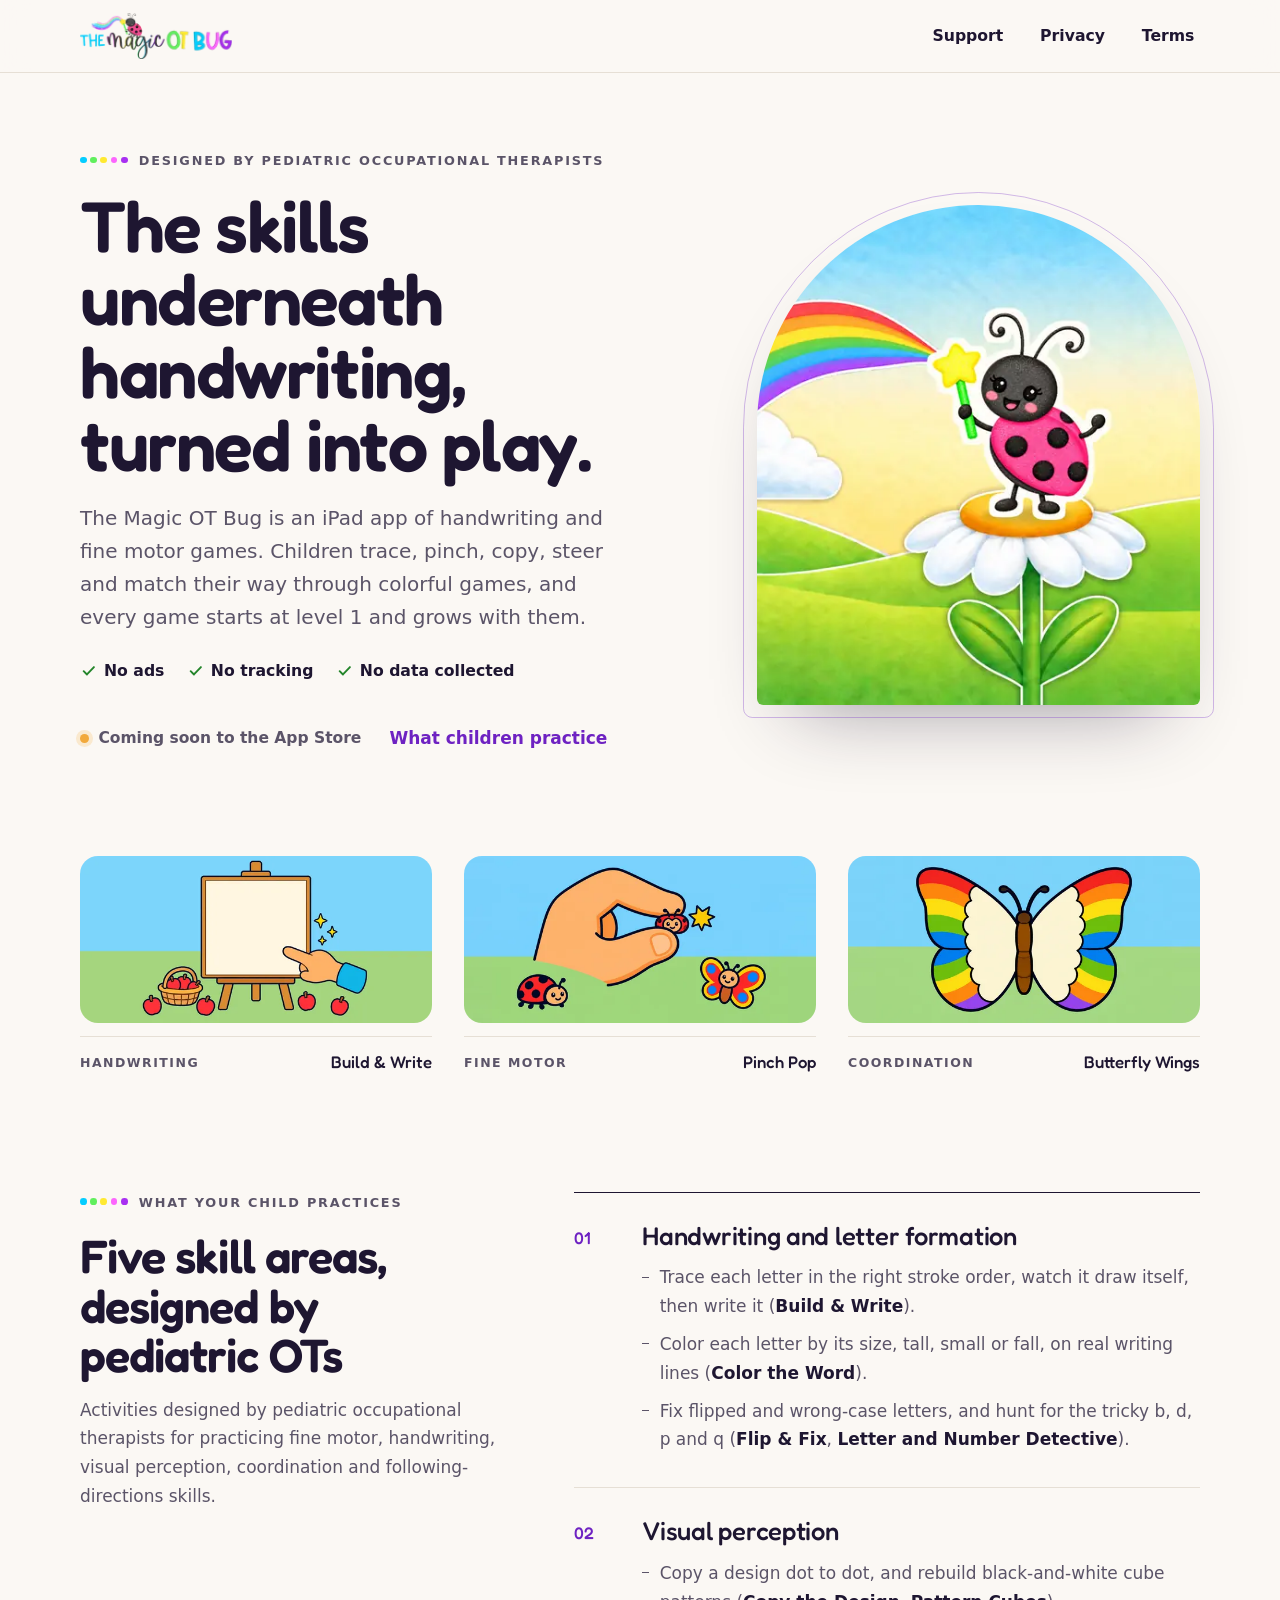
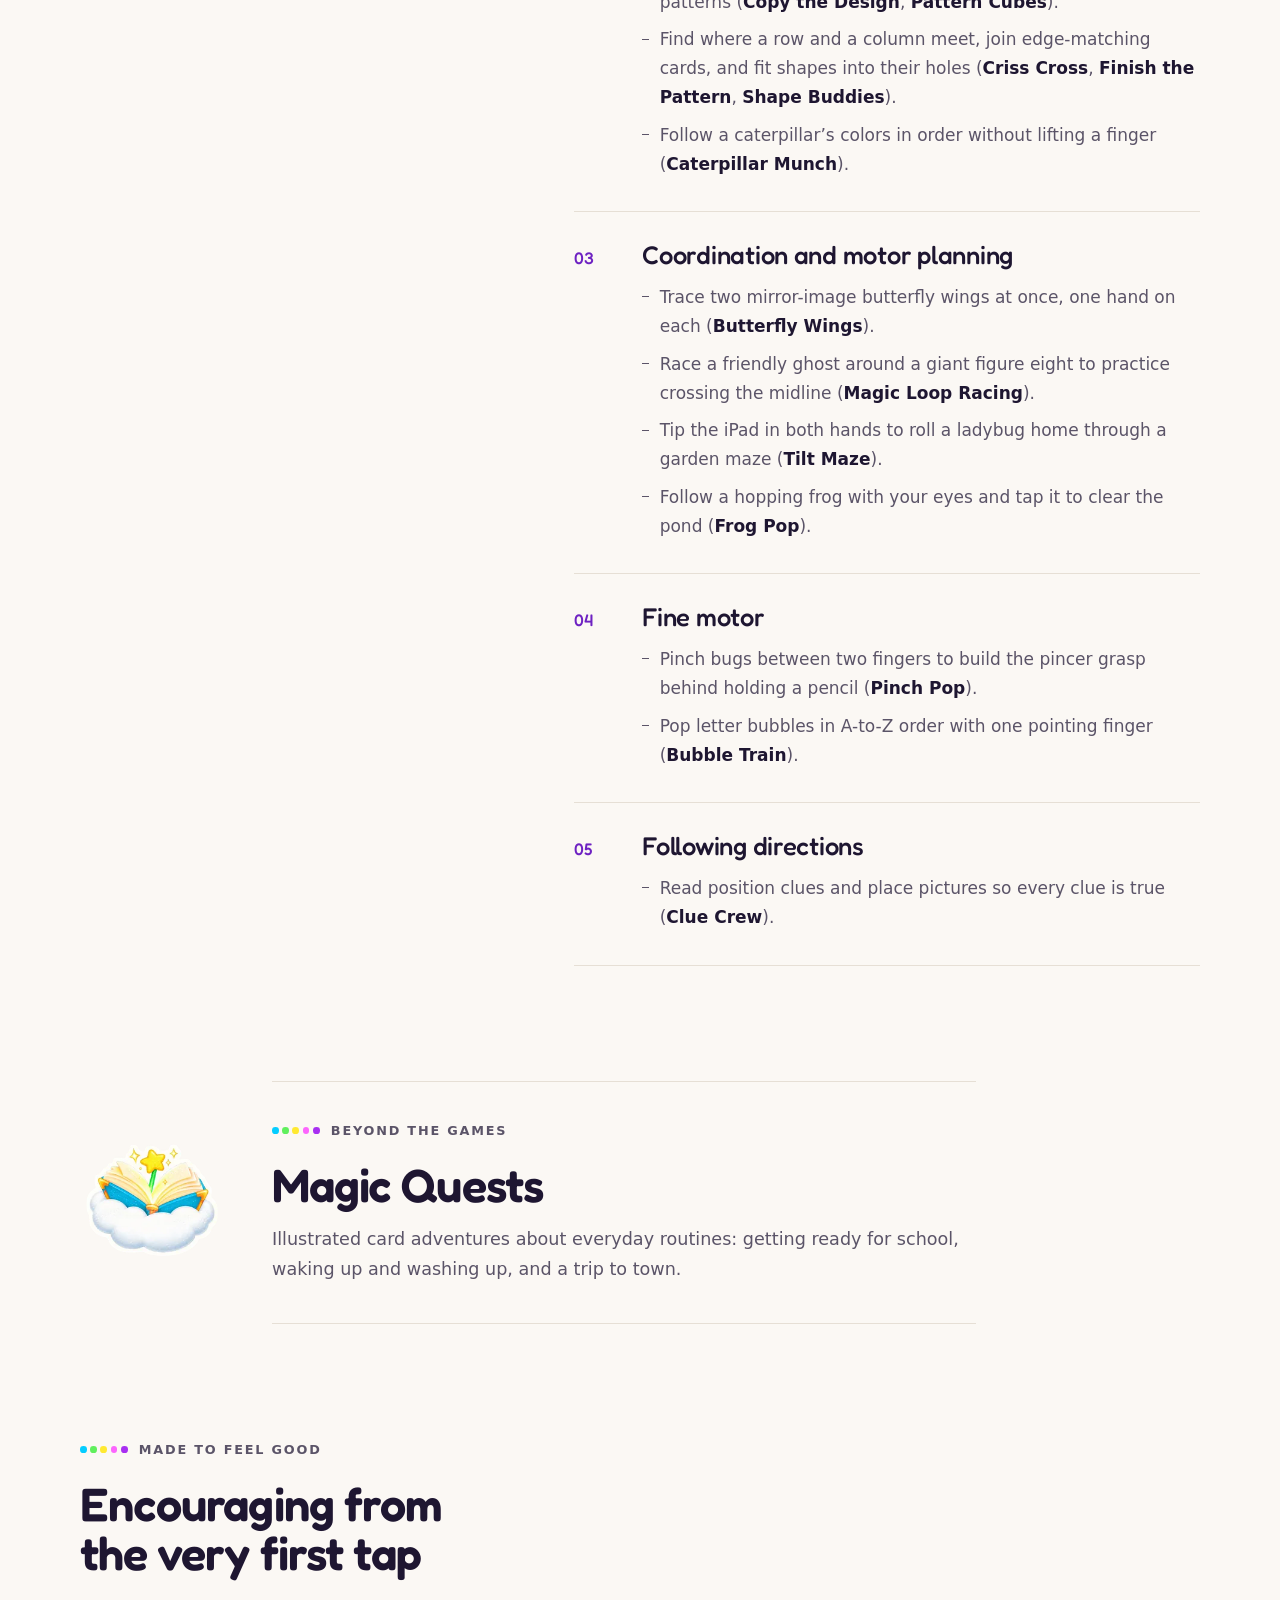
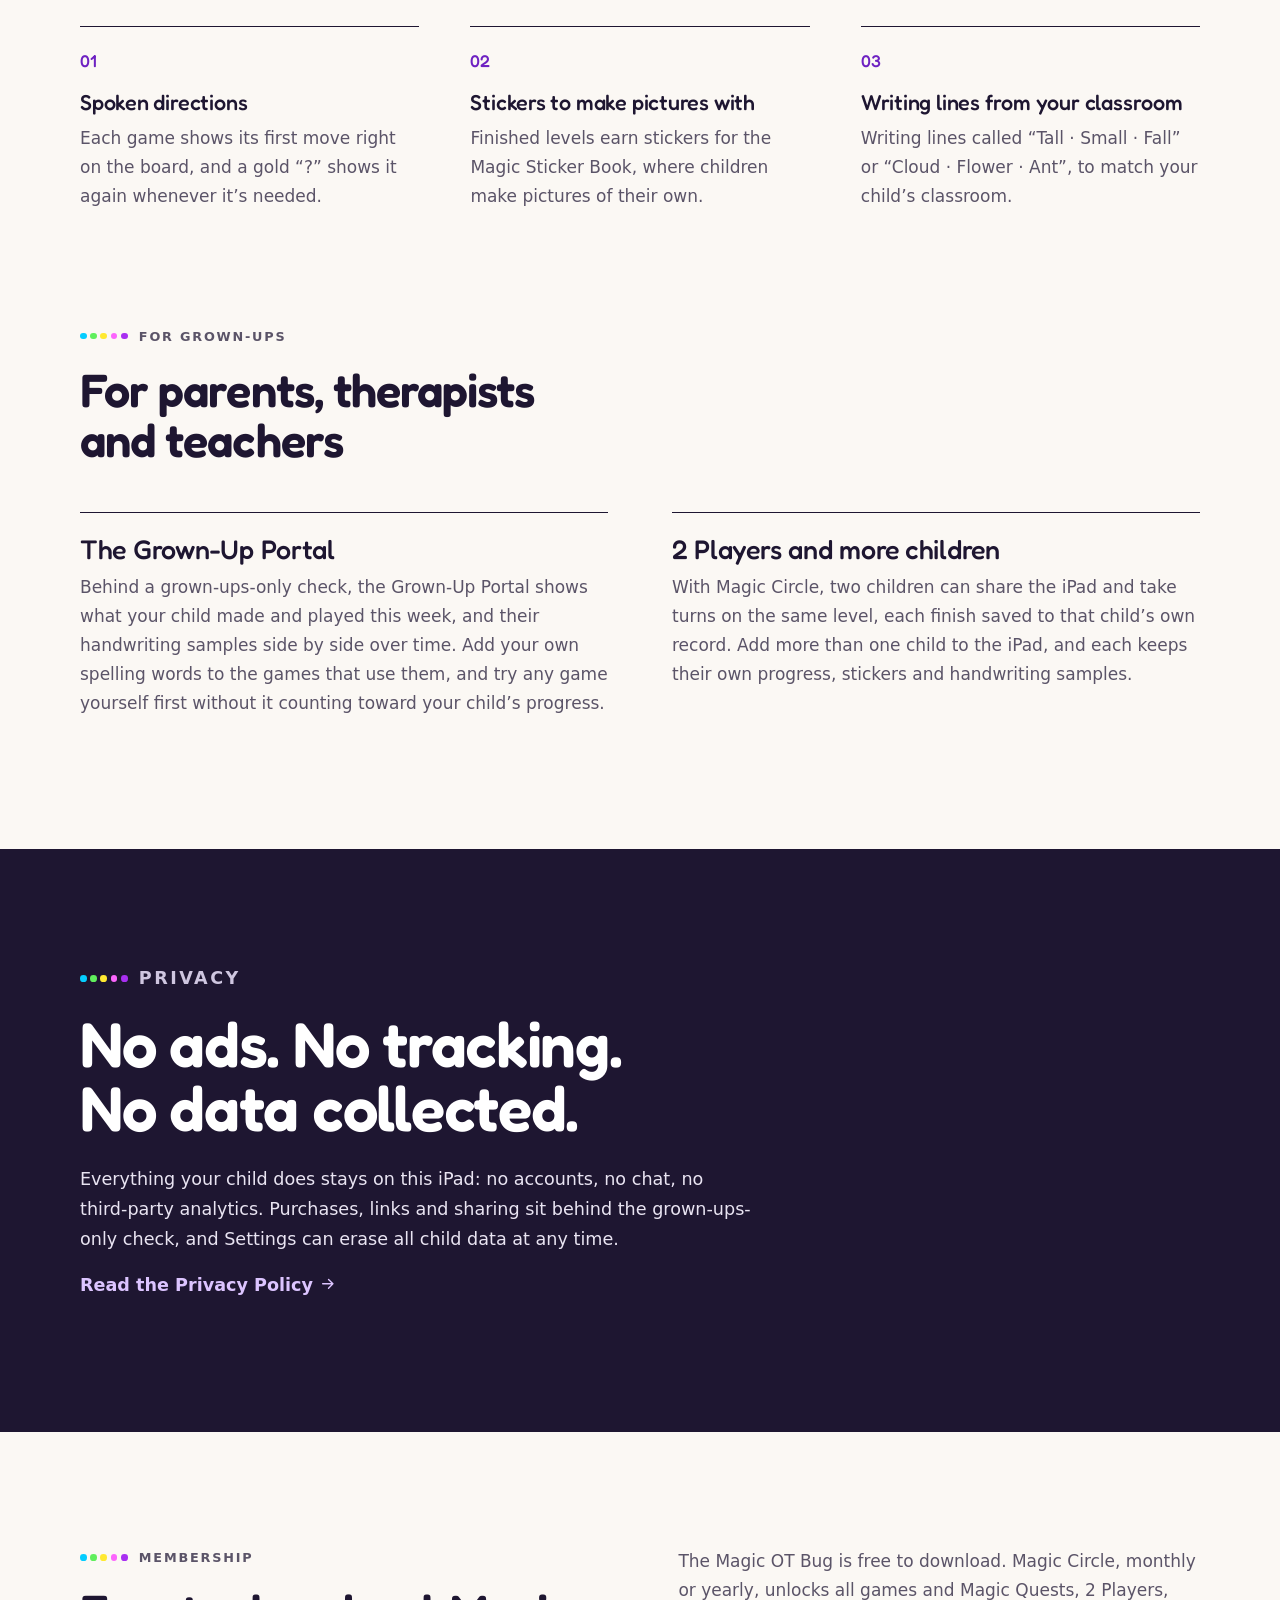
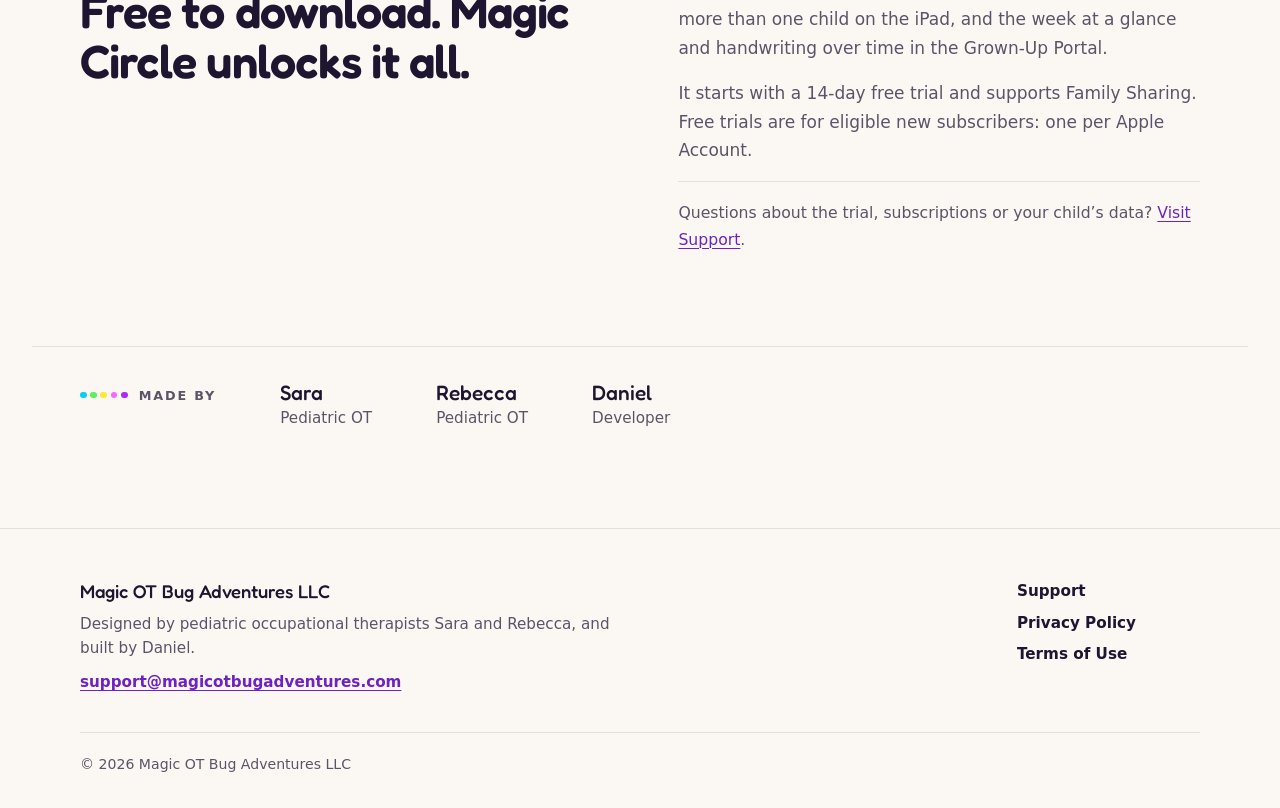
<file: index.html>
<!DOCTYPE html>
<html lang="en">
<head>
  <meta charset="utf-8">
  <meta name="viewport" content="width=device-width, initial-scale=1">
  <title>The Magic OT Bug — handwriting and fine motor games by pediatric OTs</title>
  <meta name="description" content="The Magic OT Bug is an iPad app of handwriting and fine motor games designed by pediatric occupational therapists. No ads, no tracking, no data collected.">
  <meta name="robots" content="index,follow">
  <meta name="color-scheme" content="light">
  <meta name="theme-color" content="#FBF8F4">
  <meta property="og:type" content="website">
  <meta property="og:site_name" content="The Magic OT Bug">
  <meta property="og:title" content="The Magic OT Bug — handwriting and fine motor games by pediatric OTs">
  <meta property="og:description" content="The Magic OT Bug is an iPad app of handwriting and fine motor games designed by pediatric occupational therapists. No ads, no tracking, no data collected.">
  <meta property="og:image" content="https://magicotbugadventures.com/images/og-image.jpg">
  <link rel="icon" type="image/png" sizes="64x64" href="/images/favicon-64.png">
  <link rel="apple-touch-icon" href="/apple-touch-icon.png">
  <link rel="preload" href="/fonts/fredoka-latin.woff2" as="font" type="font/woff2" crossorigin>
  <link rel="stylesheet" href="/style.css">
</head>
<body id="top">
  <a class="skip-link" href="#main">Skip to content</a>
  <header class="site-header">
    <div class="wrap header-row">
      <a class="brand" href="/">
        <img src="/images/logo-320.webp" srcset="/images/logo-320.webp 320w, /images/logo-640.webp 640w" sizes="9.5rem"
             width="320" height="98" alt="The Magic OT Bug — home">
      </a>
      <nav class="site-nav" aria-label="Site">
        <ul>
          <li><a href="/support">Support</a></li>
          <li><a href="/privacy">Privacy</a></li>
          <li><a href="/terms">Terms</a></li>
        </ul>
      </nav>
    </div>
  </header>
  <main id="main">
    <section class="hero" aria-labelledby="hero-title">
      <div class="wrap hero-grid">
        <div class="hero-text">
          <p class="kicker"><span class="dots" aria-hidden="true"><i></i><i></i><i></i><i></i><i></i></span>Designed by pediatric occupational therapists</p>
          <h1 id="hero-title">The skills underneath handwriting, turned into play.</h1>
          <p class="lede">The Magic OT Bug is an iPad app of handwriting and fine motor games. Children trace,
          pinch, copy, steer and match their way through colorful games, and every game starts at level 1 and grows
          with them.</p>
          <ul class="promise" aria-label="Our promise">
            <li><svg class="icon" viewBox="0 0 24 24" fill="none" stroke="currentColor" stroke-width="1.9" stroke-linecap="round" stroke-linejoin="round" aria-hidden="true" focusable="false"><path d="M5 12.5l4.5 4.5L19 7"/></svg>No ads</li>
            <li><svg class="icon" viewBox="0 0 24 24" fill="none" stroke="currentColor" stroke-width="1.9" stroke-linecap="round" stroke-linejoin="round" aria-hidden="true" focusable="false"><path d="M5 12.5l4.5 4.5L19 7"/></svg>No tracking</li>
            <li><svg class="icon" viewBox="0 0 24 24" fill="none" stroke="currentColor" stroke-width="1.9" stroke-linecap="round" stroke-linejoin="round" aria-hidden="true" focusable="false"><path d="M5 12.5l4.5 4.5L19 7"/></svg>No data collected</li>
          </ul>
          <div class="hero-actions">
          <!-- App Store line: the one place on this page. At launch, swap this element for: <a class="button store-link" href="https://apps.apple.com/app/id6813398286">Available on the App Store<svg class="icon icon--inline" viewBox="0 0 24 24" fill="none" stroke="currentColor" stroke-width="1.9" stroke-linecap="round" stroke-linejoin="round" aria-hidden="true" focusable="false"><path d="M5 12h14M13 6l6 6-6 6"/></svg></a> -->
          <p class="soon"><span class="soon-dot" aria-hidden="true"></span>Coming soon to the App Store</p>
            <a class="text-link" href="#practice">What children practice</a>
          </div>
        </div>
        <figure class="hero-arch">
          <img src="/images/arch-ladybug-700.webp" srcset="/images/arch-ladybug-480.webp 480w, /images/arch-ladybug-700.webp 700w"
               sizes="(min-width: 60em) 30rem, 80vw" width="700" height="788" fetchpriority="high"
               alt="The Magic OT Bug ladybug standing on a daisy, a rainbow trailing from her star wand.">
        </figure>
      </div>
    </section>

    <section class="section plates-section" aria-label="From the games menu">
      <div class="wrap">
        <div class="plates">
          <figure class="plate">
            <img src="/images/game-build-a-letter-608.webp" srcset="/images/game-build-a-letter-608.webp 608w, /images/game-build-a-letter-1216.webp 1216w"
                 sizes="(min-width: 64em) 23rem, (min-width: 40em) 31vw, 92vw" width="608" height="288"
                 alt="Build &amp; Write menu art: a finger drawing on an easel" loading="lazy">
            <figcaption><span>Handwriting</span>Build &amp; Write</figcaption>
          </figure>
          <figure class="plate">
            <img src="/images/game-pinch-pop-608.webp" srcset="/images/game-pinch-pop-608.webp 608w, /images/game-pinch-pop-1216.webp 1216w"
                 sizes="(min-width: 64em) 23rem, (min-width: 40em) 31vw, 92vw" width="608" height="288"
                 alt="Pinch Pop menu art: a thumb and finger pinching a ladybug" loading="lazy">
            <figcaption><span>Fine motor</span>Pinch Pop</figcaption>
          </figure>
          <figure class="plate">
            <img src="/images/game-butterfly-wings-608.webp" srcset="/images/game-butterfly-wings-608.webp 608w, /images/game-butterfly-wings-1216.webp 1216w"
                 sizes="(min-width: 64em) 23rem, (min-width: 40em) 31vw, 92vw" width="608" height="288"
                 alt="Butterfly Wings menu art: a butterfly with two rainbow wings" loading="lazy">
            <figcaption><span>Coordination</span>Butterfly Wings</figcaption>
          </figure>
        </div>
      </div>
    </section>

    <section class="section" id="practice" aria-labelledby="practice-title">
      <div class="wrap split">
        <header class="split-head">
          <p class="kicker"><span class="dots" aria-hidden="true"><i></i><i></i><i></i><i></i><i></i></span>What your child practices</p>
          <h2 id="practice-title">Five skill areas, designed by pediatric OTs</h2>
          <p>Activities designed by pediatric occupational therapists for practicing fine motor, handwriting, visual perception, coordination and following-directions skills.</p>
        </header>
        <ol class="skills">
          <li class="skill">
            <span class="skill-num" aria-hidden="true">01</span>
            <div>
              <h3>Handwriting and letter formation</h3>
              <ul>
                <li>Trace each letter in the right stroke order, watch it draw itself, then write it (<b>Build &amp; Write</b>).</li>
                <li>Color each letter by its size, tall, small or fall, on real writing lines (<b>Color the Word</b>).</li>
                <li>Fix flipped and wrong-case letters, and hunt for the tricky b, d, p and q (<b>Flip &amp; Fix</b>, <b>Letter and Number Detective</b>).</li>
              </ul>
            </div>
          </li>
          <li class="skill">
            <span class="skill-num" aria-hidden="true">02</span>
            <div>
              <h3>Visual perception</h3>
              <ul>
                <li>Copy a design dot to dot, and rebuild black-and-white cube patterns (<b>Copy the Design</b>, <b>Pattern Cubes</b>).</li>
                <li>Find where a row and a column meet, join edge-matching cards, and fit shapes into their holes (<b>Criss Cross</b>, <b>Finish the Pattern</b>, <b>Shape Buddies</b>).</li>
                <li>Follow a caterpillar&rsquo;s colors in order without lifting a finger (<b>Caterpillar Munch</b>).</li>
              </ul>
            </div>
          </li>
          <li class="skill">
            <span class="skill-num" aria-hidden="true">03</span>
            <div>
              <h3>Coordination and motor planning</h3>
              <ul>
                <li>Trace two mirror-image butterfly wings at once, one hand on each (<b>Butterfly Wings</b>).</li>
                <li>Race a friendly ghost around a giant figure eight to practice crossing the midline (<b>Magic Loop Racing</b>).</li>
                <li>Tip the iPad in both hands to roll a ladybug home through a garden maze (<b>Tilt Maze</b>).</li>
                <li>Follow a hopping frog with your eyes and tap it to clear the pond (<b>Frog Pop</b>).</li>
              </ul>
            </div>
          </li>
          <li class="skill">
            <span class="skill-num" aria-hidden="true">04</span>
            <div>
              <h3>Fine motor</h3>
              <ul>
                <li>Pinch bugs between two fingers to build the pincer grasp behind holding a pencil (<b>Pinch Pop</b>).</li>
                <li>Pop letter bubbles in A-to-Z order with one pointing finger (<b>Bubble Train</b>).</li>
              </ul>
            </div>
          </li>
          <li class="skill">
            <span class="skill-num" aria-hidden="true">05</span>
            <div>
              <h3>Following directions</h3>
              <ul>
                <li>Read position clues and place pictures so every clue is true (<b>Clue Crew</b>).</li>
              </ul>
            </div>
          </li>
        </ol>
      </div>
    </section>

    <section class="section" aria-labelledby="quests-title">
      <div class="wrap quests">
        <img src="/images/quests-sticker-240.webp" srcset="/images/quests-sticker-240.webp 240w, /images/quests-sticker-480.webp 480w" sizes="8rem"
             width="240" height="240" alt="" loading="lazy">
        <div>
          <p class="kicker"><span class="dots" aria-hidden="true"><i></i><i></i><i></i><i></i><i></i></span>Beyond the games</p>
          <h2 id="quests-title">Magic Quests</h2>
          <p>Illustrated card adventures about everyday routines: getting ready for school, waking up and washing up, and a trip to town.</p>
        </div>
      </div>
    </section>

    <section class="section" aria-labelledby="feel-title">
      <div class="wrap">
        <header class="section-head">
          <p class="kicker"><span class="dots" aria-hidden="true"><i></i><i></i><i></i><i></i><i></i></span>Made to feel good</p>
          <h2 id="feel-title">Encouraging from the very first tap</h2>
        </header>
        <ol class="notes">
          <li>
            <h3>Spoken directions</h3>
            <p>Each game shows its first move right on the board, and a gold &ldquo;?&rdquo; shows it again whenever it&rsquo;s needed.</p>
          </li>
          <li>
            <h3>Stickers to make pictures with</h3>
            <p>Finished levels earn stickers for the Magic Sticker Book, where children make pictures of their own.</p>
          </li>
          <li>
            <h3>Writing lines from your classroom</h3>
            <p>Writing lines called &ldquo;Tall &middot; Small &middot; Fall&rdquo; or &ldquo;Cloud &middot; Flower &middot; Ant&rdquo;, to match your child&rsquo;s classroom.</p>
          </li>
        </ol>
      </div>
    </section>

    <section class="section" aria-labelledby="grownups-title">
      <div class="wrap">
        <header class="section-head">
          <p class="kicker"><span class="dots" aria-hidden="true"><i></i><i></i><i></i><i></i><i></i></span>For grown-ups</p>
          <h2 id="grownups-title">For parents, therapists and teachers</h2>
        </header>
        <div class="columns">
          <article>
            <h3>The Grown-Up Portal</h3>
            <p>Behind a grown-ups-only check, the Grown-Up Portal shows what your child made and played this week, and their handwriting samples side by side over time. Add your own spelling words to the games that use them, and try any game yourself first without it counting toward your child&rsquo;s progress.</p>
          </article>
          <article>
            <h3>2 Players and more children</h3>
            <p>With Magic Circle, two children can share the iPad and take turns on the same level, each finish saved to that child&rsquo;s own record. Add more than one child to the iPad, and each keeps their own progress, stickers and handwriting samples.</p>
          </article>
        </div>
      </div>
    </section>

    <section class="privacy-band" aria-labelledby="privacy-title">
      <div class="wrap privacy-inner">
        <p class="kicker kicker--light"><span class="dots" aria-hidden="true"><i></i><i></i><i></i><i></i><i></i></span>Privacy</p>
        <h2 id="privacy-title">No ads. No tracking. No&nbsp;data&nbsp;collected.</h2>
        <p>Everything your child does stays on this iPad: no accounts, no chat, no third-party analytics. Purchases, links and sharing sit behind the grown-ups-only check, and Settings can erase all child data at any time.</p>
        <p><a class="text-link" href="/privacy">Read the Privacy Policy <svg class="icon icon--inline" viewBox="0 0 24 24" fill="none" stroke="currentColor" stroke-width="1.9" stroke-linecap="round" stroke-linejoin="round" aria-hidden="true" focusable="false"><path d="M5 12h14M13 6l6 6-6 6"/></svg></a></p>
      </div>
    </section>

    <section class="section membership" aria-labelledby="membership-title">
      <div class="wrap membership-grid">
        <div>
          <p class="kicker"><span class="dots" aria-hidden="true"><i></i><i></i><i></i><i></i><i></i></span>Membership</p>
          <h2 id="membership-title">Free to download. Magic Circle unlocks it&nbsp;all.</h2>
        </div>
        <div>
          <p>The Magic OT Bug is free to download. Magic Circle, monthly or yearly, unlocks all games and Magic Quests, 2 Players, more than one child on the iPad, and the week at a glance and handwriting over time in the Grown-Up Portal.</p>
          <p>It starts with a 14-day free trial and supports Family Sharing. Free trials are for eligible new subscribers: one per Apple Account.</p>
          <p class="membership-help">Questions about the trial, subscriptions or your child&rsquo;s data?
          <a href="/support">Visit Support</a>.</p>
        </div>
      </div>
    </section>

    <section class="section team" aria-labelledby="team-title">
      <div class="wrap team-row">
        <h2 id="team-title" class="kicker"><span class="dots" aria-hidden="true"><i></i><i></i><i></i><i></i><i></i></span>Made by</h2>
        <ul class="team-list">
          <li><span class="team-name">Sara</span><span class="team-role">Pediatric OT</span></li>
          <li><span class="team-name">Rebecca</span><span class="team-role">Pediatric OT</span></li>
          <li><span class="team-name">Daniel</span><span class="team-role">Developer</span></li>
        </ul>
      </div>
    </section>
  </main>
  <footer class="site-footer">
    <div class="wrap footer-grid">
      <div class="footer-brand">
        <p class="footer-name">Magic OT Bug Adventures LLC</p>
        <p>Designed by pediatric occupational therapists Sara and Rebecca, and built by Daniel.</p>
        <p class="footer-contact"><a href="mailto:support@magicotbugadventures.com">support@magicotbugadventures.com</a></p>
      </div>
      <nav class="footer-nav" aria-label="Footer">
        <ul>
          <li><a href="/support">Support</a></li>
          <li><a href="/privacy">Privacy Policy</a></li>
          <li><a href="/terms">Terms of Use</a></li>
        </ul>
      </nav>
    </div>
    <div class="wrap footer-base">
      <p>&copy; 2026 Magic OT Bug Adventures LLC</p>
    </div>
  </footer>
</body>
</html>
</file>
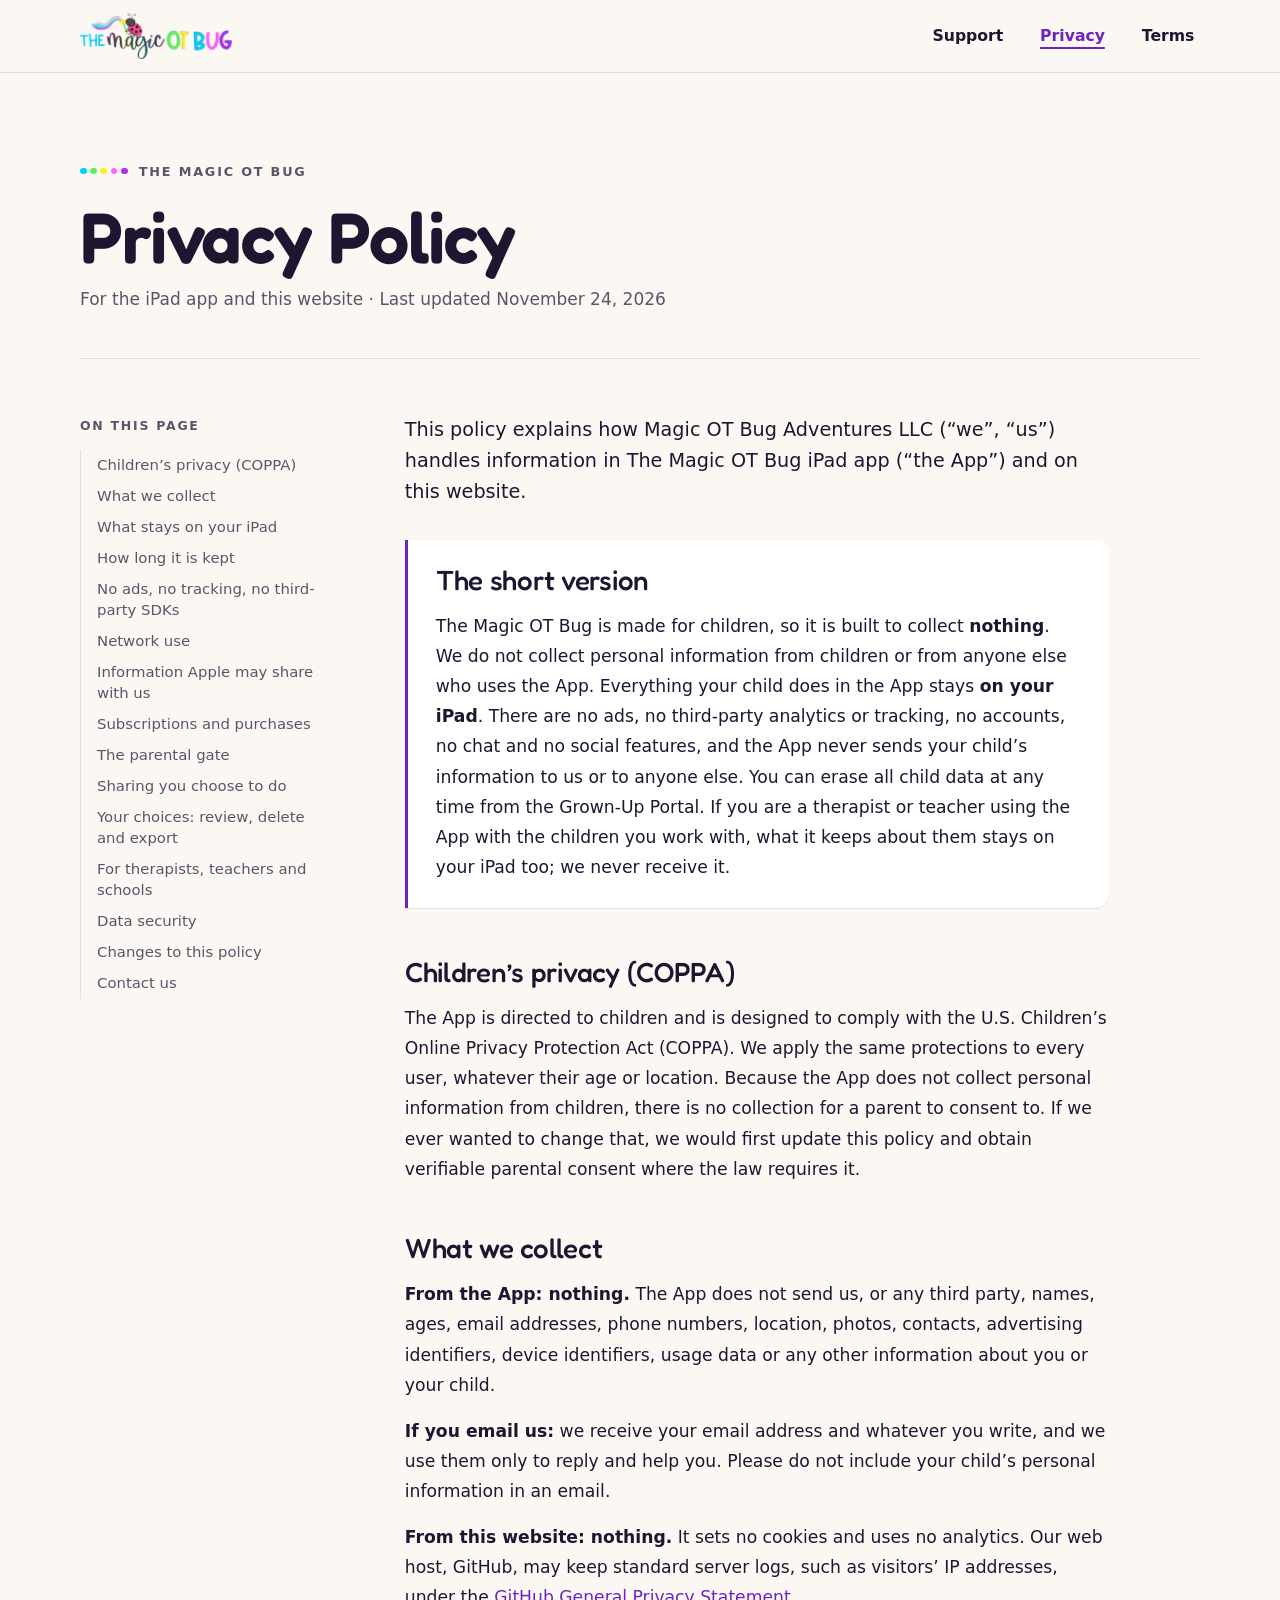
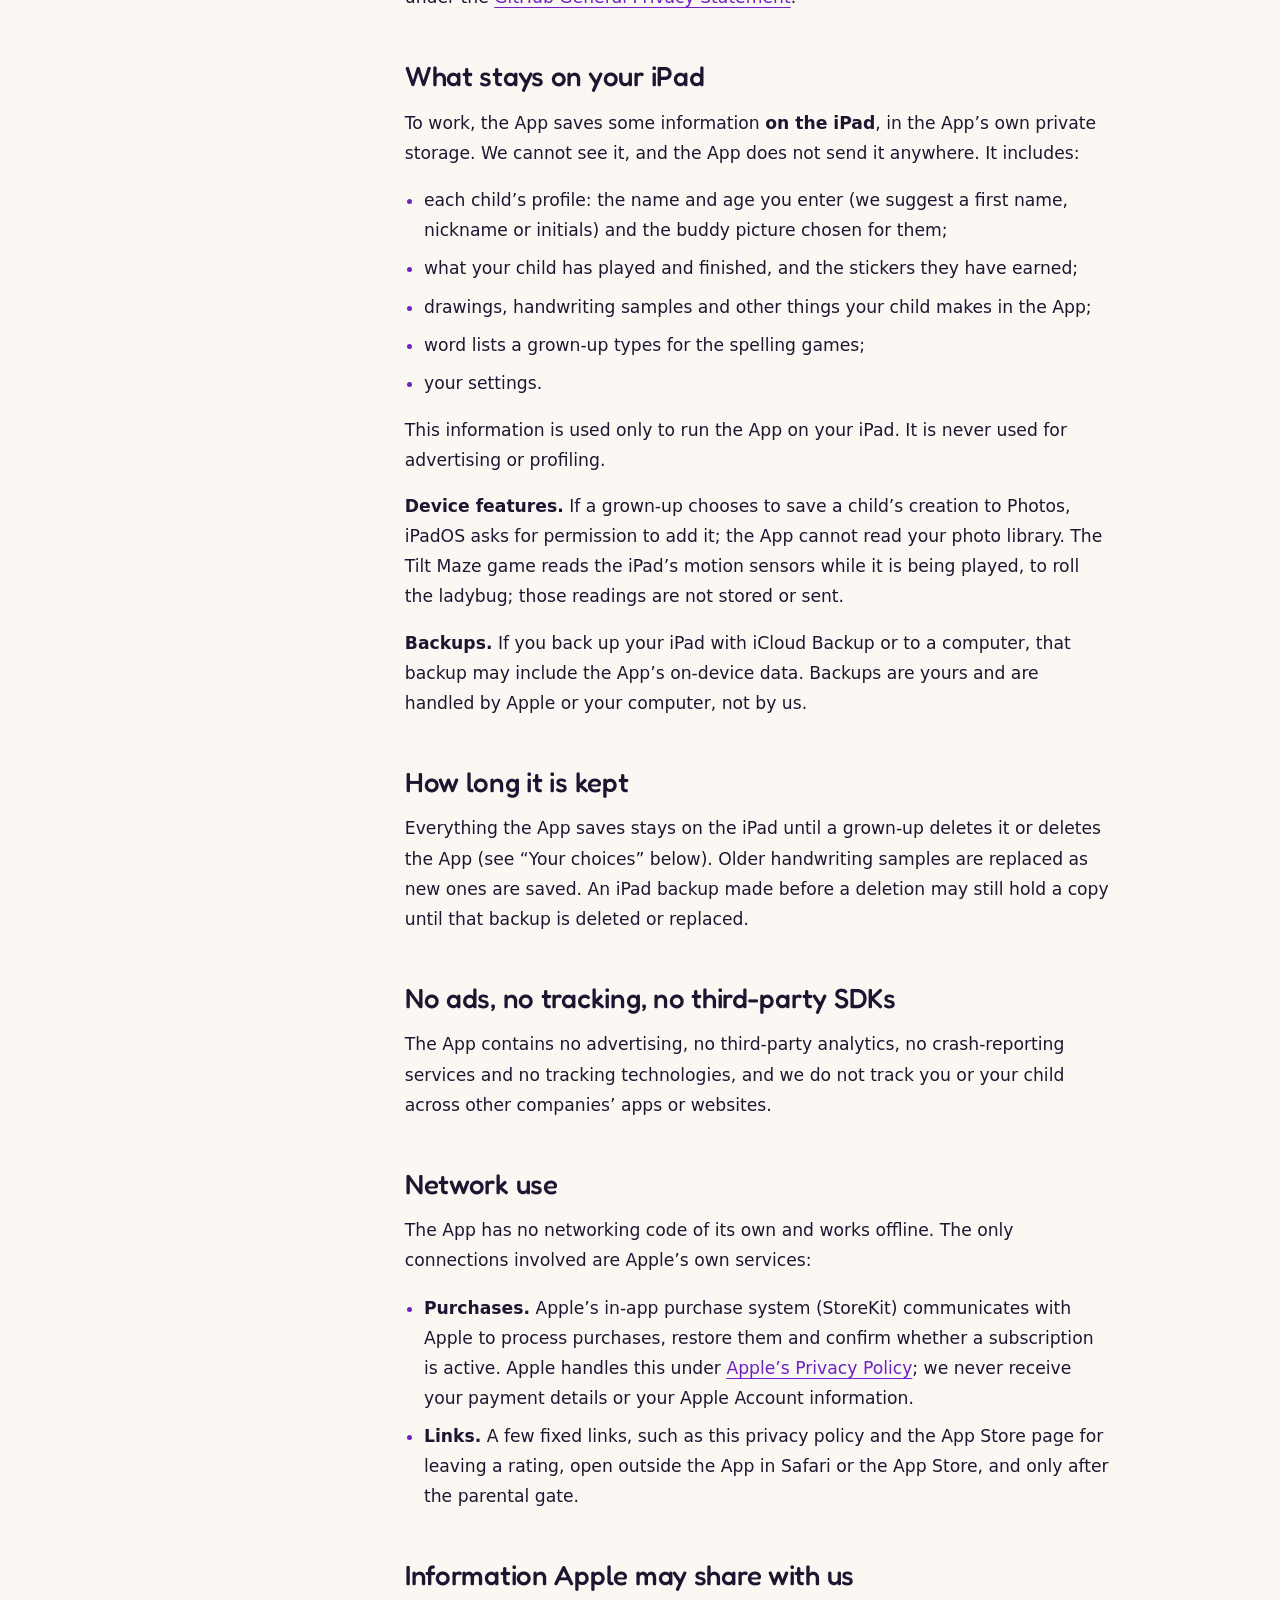
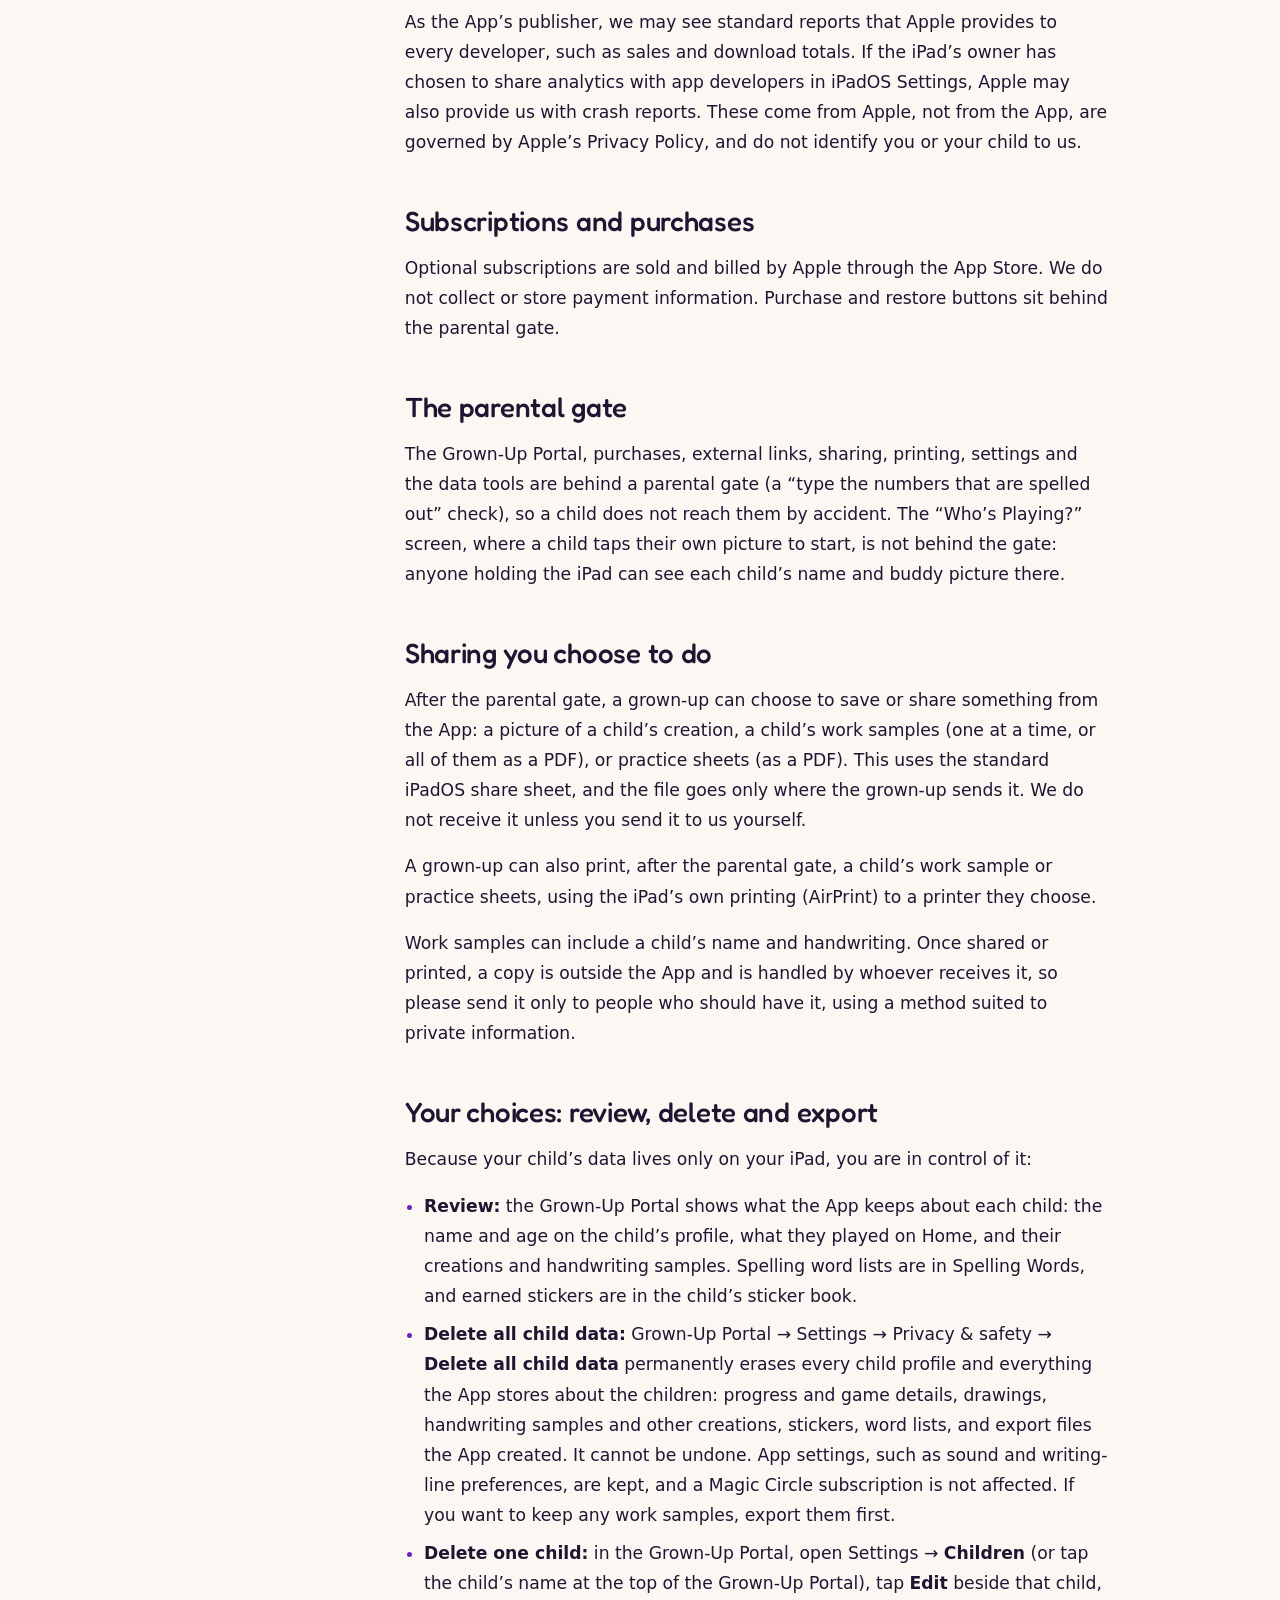
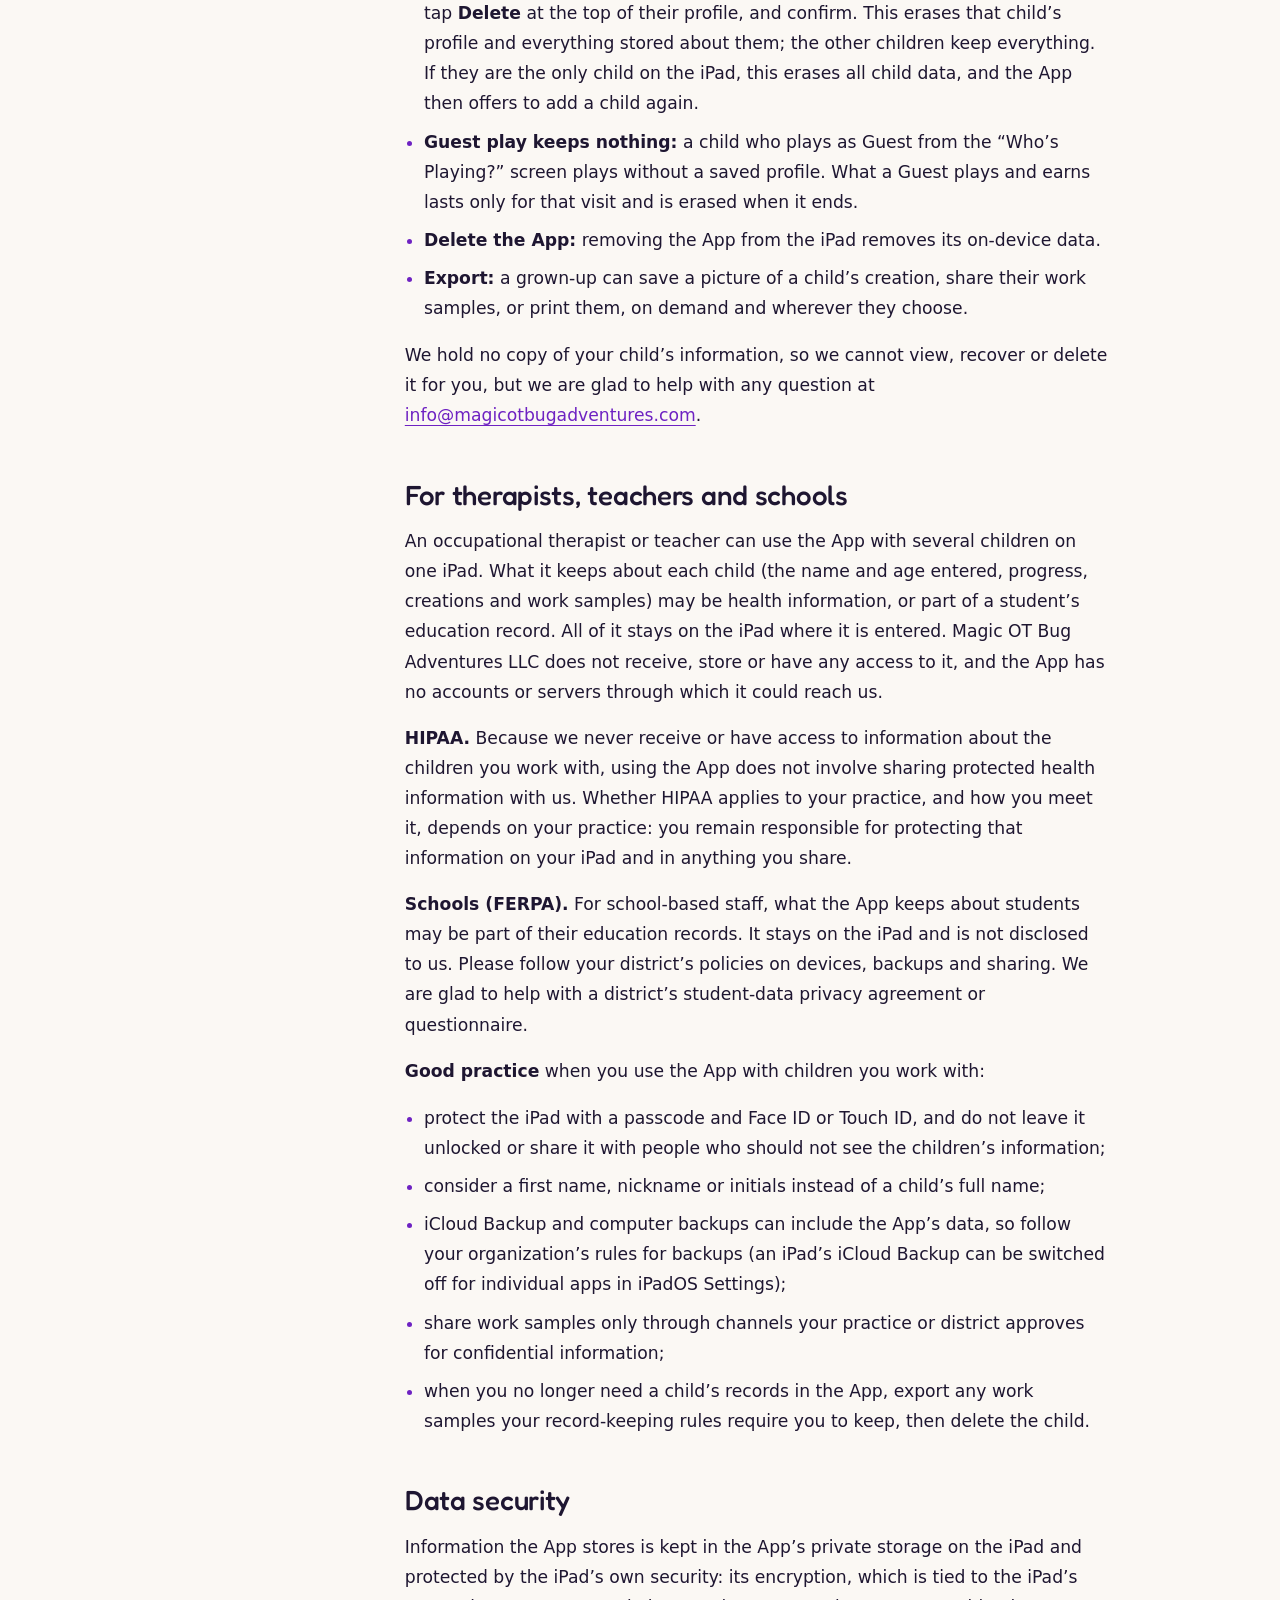
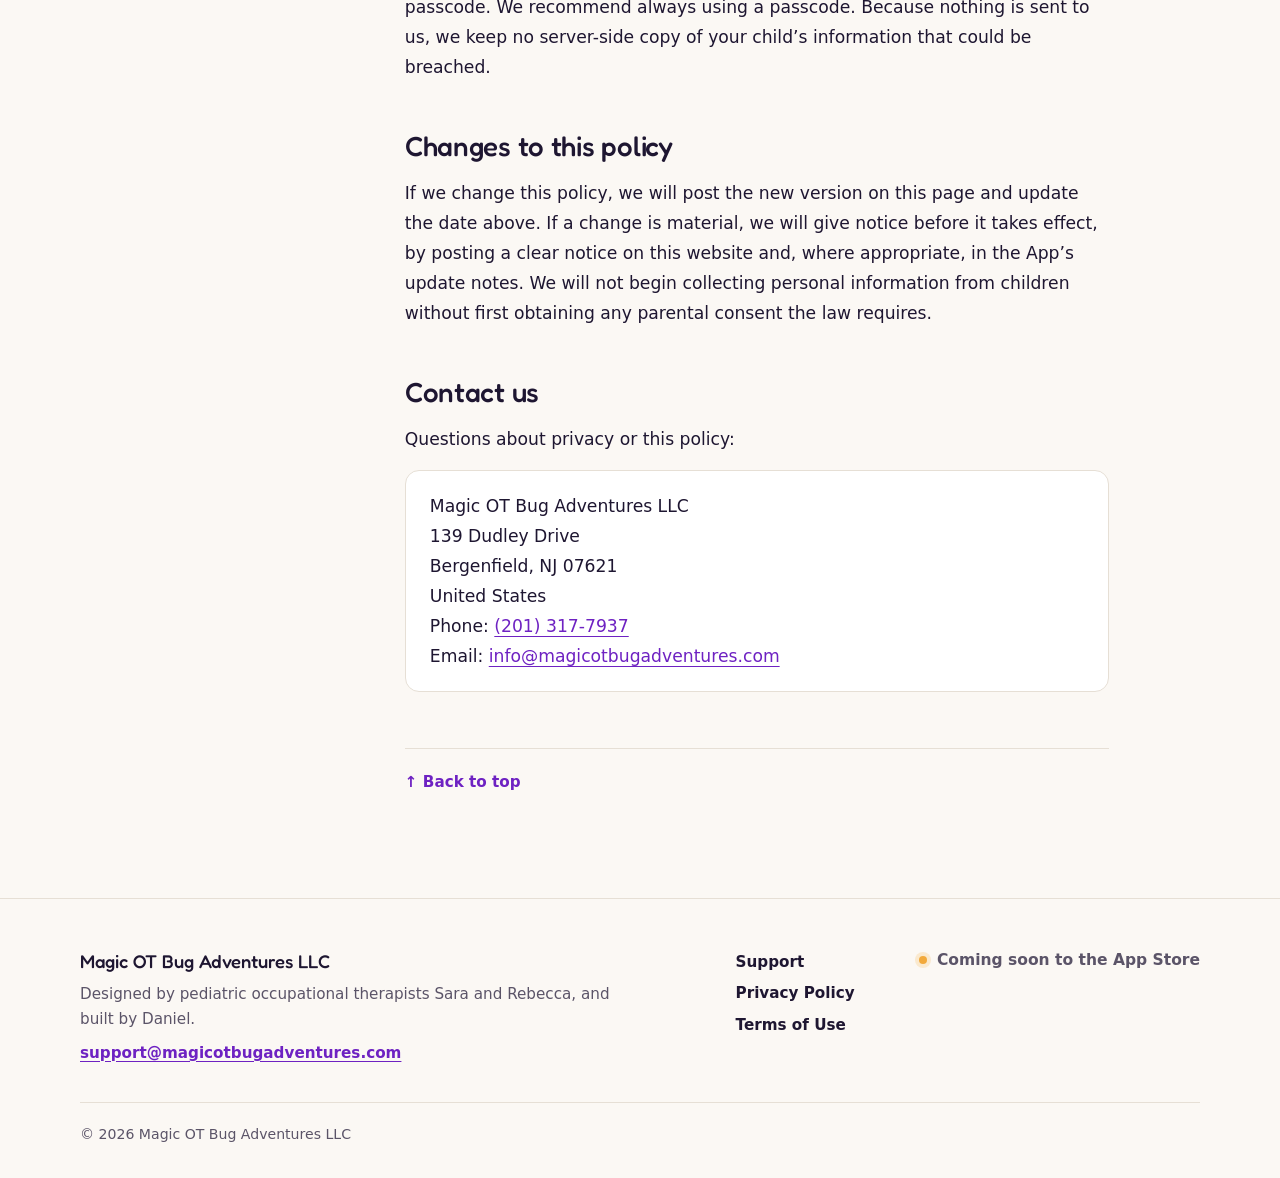
<file: privacy.html>
<!DOCTYPE html>
<html lang="en">
<head>
  <meta charset="utf-8">
  <meta name="viewport" content="width=device-width, initial-scale=1">
  <title>Privacy Policy — The Magic OT Bug</title>
  <meta name="description" content="Privacy Policy for The Magic OT Bug iPad app: the app collects no personal information from children or anyone, and everything stays on your iPad.">
  <meta name="robots" content="index,follow">
  <meta name="color-scheme" content="light">
  <meta name="theme-color" content="#FBF8F4">
  <meta property="og:type" content="website">
  <meta property="og:site_name" content="The Magic OT Bug">
  <meta property="og:title" content="Privacy Policy — The Magic OT Bug">
  <meta property="og:description" content="Privacy Policy for The Magic OT Bug iPad app: the app collects no personal information from children or anyone, and everything stays on your iPad.">
  <meta property="og:image" content="https://magicotbugadventures.com/images/og-image.jpg">
  <link rel="icon" type="image/png" sizes="64x64" href="/images/favicon-64.png">
  <link rel="apple-touch-icon" href="/apple-touch-icon.png">
  <link rel="preload" href="/fonts/fredoka-latin.woff2" as="font" type="font/woff2" crossorigin>
  <link rel="stylesheet" href="/style.css">
</head>
<body id="top">
  <a class="skip-link" href="#main">Skip to content</a>
  <header class="site-header">
    <div class="wrap header-row">
      <a class="brand" href="/">
        <img src="/images/logo-320.webp" srcset="/images/logo-320.webp 320w, /images/logo-640.webp 640w" sizes="9.5rem"
             width="320" height="98" alt="The Magic OT Bug — home">
      </a>
      <nav class="site-nav" aria-label="Site">
        <ul>
          <li><a href="/support">Support</a></li>
          <li><a href="/privacy" aria-current="page">Privacy</a></li>
          <li><a href="/terms">Terms</a></li>
        </ul>
      </nav>
    </div>
  </header>
  <main id="main">
    <div class="wrap">
      <header class="page-head">
        <p class="kicker"><span class="dots" aria-hidden="true"><i></i><i></i><i></i><i></i><i></i></span>The Magic OT Bug</p>
        <h1>Privacy Policy</h1>
        <p class="meta">For the iPad app and this website &middot; Last updated November 24, 2026</p>
      </header>
      <div class="doc-layout">
        <aside class="doc-aside">
          <nav class="toc" aria-label="On this page">
        <p>On this page</p>
        <ol>
          <li><a href="#children">Children&rsquo;s privacy (COPPA)</a></li>
          <li><a href="#what-we-collect">What we collect</a></li>
          <li><a href="#on-device">What stays on your iPad</a></li>
          <li><a href="#retention">How long it is kept</a></li>
          <li><a href="#no-tracking">No ads, no tracking, no third-party SDKs</a></li>
          <li><a href="#network">Network use</a></li>
          <li><a href="#from-apple">Information Apple may share with us</a></li>
          <li><a href="#purchases">Subscriptions and purchases</a></li>
          <li><a href="#gate">The parental gate</a></li>
          <li><a href="#sharing">Sharing you choose to do</a></li>
          <li><a href="#choices">Your choices: review, delete and export</a></li>
          <li><a href="#clinicians">For therapists, teachers and schools</a></li>
          <li><a href="#security">Data security</a></li>
          <li><a href="#changes">Changes to this policy</a></li>
          <li><a href="#contact">Contact us</a></li>
        </ol>
      </nav>
        </aside>
        <article class="doc">
    <p>This policy explains how Magic OT Bug Adventures LLC (&ldquo;we&rdquo;, &ldquo;us&rdquo;) handles information in
    The Magic OT Bug iPad app (&ldquo;the App&rdquo;) and on this website.</p>

    <div class="summary">
      <h2 id="short-version">The short version</h2>
      <p>The Magic OT Bug is made for children, so it is built to collect <strong>nothing</strong>.
      We do not collect personal information from children or from anyone else who uses the App.
      Everything your child does in the App stays <strong>on your iPad</strong>. There are no ads,
      no third-party analytics or tracking, no accounts, no chat and no social features, and the
      App never sends your child&rsquo;s information to us or to anyone else. You can erase all
      child data at any time from the Grown-Up Portal. If you are a therapist or teacher using the
      App with the children you work with, what it keeps about them stays on your iPad too; we never
      receive it.</p>
    </div>

    <h2 id="children">Children&rsquo;s privacy (COPPA)</h2>
    <p>The App is directed to children and is designed to comply with the U.S. Children&rsquo;s
    Online Privacy Protection Act (COPPA). We apply the same protections to every user, whatever
    their age or location. Because the App does not collect personal information from children,
    there is no collection for a parent to consent to. If we ever wanted to change that, we would
    first update this policy and obtain verifiable parental consent where the law requires it.</p>

    <h2 id="what-we-collect">What we collect</h2>
    <p><strong>From the App: nothing.</strong> The App does not send us, or any third party, names,
    ages, email addresses, phone numbers, location, photos, contacts, advertising identifiers,
    device identifiers, usage data or any other information about you or your child.</p>
    <p><strong>If you email us:</strong> we receive your email address and whatever you write, and
    we use them only to reply and help you. Please do not include your child&rsquo;s personal
    information in an email.</p>
    <p><strong>From this website: nothing.</strong> It sets no cookies and uses no analytics. Our web host, GitHub, may keep standard server logs, such as visitors&rsquo; IP addresses, under the <a href="https://docs.github.com/en/site-policy/privacy-policies/github-general-privacy-statement">GitHub General Privacy Statement</a>.</p>

    <h2 id="on-device">What stays on your iPad</h2>
    <p>To work, the App saves some information <strong>on the iPad</strong>, in the App&rsquo;s own private storage. We cannot see it, and the App does not send it anywhere. It includes:</p>
    <ul>
      <li>each child&rsquo;s profile: the name and age you enter (we suggest a first name, nickname or initials) and the buddy picture chosen for them;</li>
      <li>what your child has played and finished, and the stickers they have earned;</li>
      <li>drawings, handwriting samples and other things your child makes in the App;</li>
      <li>word lists a grown-up types for the spelling games;</li>
      <li>your settings.</li>
    </ul>
    <p>This information is used only to run the App on your iPad. It is never used for advertising or profiling.</p>
    <p><strong>Device features.</strong> If a grown-up chooses to save a child&rsquo;s creation to
    Photos, iPadOS asks for permission to add it; the App cannot read your photo library. The Tilt
    Maze game reads the iPad&rsquo;s motion sensors while it is being played, to roll the ladybug;
    those readings are not stored or sent.</p>
    <p><strong>Backups.</strong> If you back up your iPad with iCloud Backup or to a computer, that
    backup may include the App&rsquo;s on-device data. Backups are yours and are handled by Apple
    or your computer, not by us.</p>

    <h2 id="retention">How long it is kept</h2>
    <p>Everything the App saves stays on the iPad until a grown-up deletes it or deletes the App (see &ldquo;Your choices&rdquo; below). Older handwriting samples are replaced as new ones are saved. An iPad backup made before a deletion may still hold a copy until that backup is deleted or replaced.</p>

    <h2 id="no-tracking">No ads, no tracking, no third-party SDKs</h2>
    <p>The App contains no advertising, no third-party analytics, no crash-reporting services and no
    tracking technologies, and we do not track you or your child across other companies&rsquo; apps
    or websites.</p>

    <h2 id="network">Network use</h2>
    <p>The App has no networking code of its own and works offline. The only connections involved
    are Apple&rsquo;s own services:</p>
    <ul>
      <li><strong>Purchases.</strong> Apple&rsquo;s in-app purchase system (StoreKit) communicates
      with Apple to process purchases, restore them and confirm whether a subscription is active.
      Apple handles this under <a href="https://www.apple.com/legal/privacy/">Apple&rsquo;s Privacy Policy</a>; we never
      receive your payment details or your Apple Account information.</li>
      <li><strong>Links.</strong> A few fixed links, such as this privacy policy and the App Store
      page for leaving a rating, open outside the App in Safari or the App Store, and only after the
      parental gate.</li>
    </ul>

    <h2 id="from-apple">Information Apple may share with us</h2>
    <p>As the App&rsquo;s publisher, we may see standard reports that Apple provides to every
    developer, such as sales and download totals. If the iPad&rsquo;s owner has chosen to share
    analytics with app developers in iPadOS Settings, Apple may also provide us with crash reports.
    These come from Apple, not from the App, are governed by Apple&rsquo;s Privacy Policy, and do
    not identify you or your child to us.</p>

    <h2 id="purchases">Subscriptions and purchases</h2>
    <p>Optional subscriptions are sold and billed by Apple through the App Store. We do not collect
    or store payment information. Purchase and restore buttons sit behind the parental gate.</p>

    <h2 id="gate">The parental gate</h2>
    <p>The Grown-Up Portal, purchases, external links, sharing, printing, settings and the data tools
    are behind a parental gate (a &ldquo;type the numbers that are spelled out&rdquo; check), so a child
    does not reach them by accident. The &ldquo;Who&rsquo;s Playing?&rdquo; screen, where a child taps their own
    picture to start, is not behind the gate: anyone holding the iPad can see each child&rsquo;s name and
    buddy picture there.</p>

    <h2 id="sharing">Sharing you choose to do</h2>
    <p>After the parental gate, a grown-up can choose to save or share something from the App: a
    picture of a child&rsquo;s creation, a child&rsquo;s work samples (one at a time, or all of them as
    a PDF), or practice sheets (as a PDF). This
    uses the standard iPadOS share sheet, and the file goes only where the grown-up sends it. We do
    not receive it unless you send it to us yourself.</p>
    <p>A grown-up can also print, after the parental gate, a child&rsquo;s work sample or practice sheets,
    using the iPad&rsquo;s own printing (AirPrint) to a printer they choose.</p>
    <p>Work samples can include a child&rsquo;s name and handwriting. Once shared or printed, a copy is outside
    the App and is handled by whoever receives it, so please send it only to people who should have
    it, using a method suited to private information.</p>

    <h2 id="choices">Your choices: review, delete and export</h2>
    <p>Because your child&rsquo;s data lives only on your iPad, you are in control of it:</p>
    <ul>
      <li><strong>Review:</strong> the Grown-Up Portal shows what the App keeps about each child: the name and age
      on the child&rsquo;s profile, what they played on Home, and their creations and handwriting
      samples. Spelling word lists are in Spelling Words, and earned stickers are in the child&rsquo;s
      sticker book.</li>
      <li><strong>Delete all child data:</strong> Grown-Up Portal &rarr; Settings &rarr; Privacy &amp;
      safety &rarr; <strong>Delete all child data</strong> permanently erases every child profile and everything
      the App stores about the children: progress and game details, drawings, handwriting samples and
      other creations, stickers, word lists, and export files the App created. It cannot be undone.
      App settings, such as sound and writing-line preferences, are kept, and a Magic Circle
      subscription is not affected. If you want to keep any work samples, export them first.</li>
      <li><strong>Delete one child:</strong> in the Grown-Up Portal, open Settings &rarr; <strong>Children</strong> (or tap the
      child&rsquo;s name at the top of the Grown-Up Portal), tap <strong>Edit</strong> beside that child, tap
      <strong>Delete</strong> at the top of their profile, and confirm. This erases that child&rsquo;s profile and
      everything stored about them; the other children keep everything. If they are the only child
      on the iPad, this erases all child data, and the App then offers to add a child again.</li>
      <li><strong>Guest play keeps nothing:</strong> a child who plays as Guest from the &ldquo;Who&rsquo;s Playing?&rdquo; screen
      plays without a saved profile. What a Guest plays and earns lasts only for that visit and is
      erased when it ends.</li>
      <li><strong>Delete the App:</strong> removing the App from the iPad removes its on-device data.</li>
      <li><strong>Export:</strong> a grown-up can save a picture of a child&rsquo;s creation, share their work samples, or
      print them, on demand and wherever they choose.</li>
    </ul>
    <p>We hold no copy of your child&rsquo;s information, so we cannot view, recover or delete it for
    you, but we are glad to help with any question at <a href="mailto:info@magicotbugadventures.com">info@magicotbugadventures.com</a>.</p>

    <h2 id="clinicians">For therapists, teachers and schools</h2>
    <p>An occupational therapist or teacher can use the App with several children on one iPad. What it keeps
    about each child (the name and age entered, progress, creations and work samples) may be
    health information, or part of a student&rsquo;s education record. All of it stays on the iPad
    where it is entered. Magic OT Bug Adventures LLC does not receive, store or have any access to it,
    and the App has no accounts or servers through which it could reach us.</p>
    <p><strong>HIPAA.</strong> Because we never receive or have access to information about the
    children you work with, using the App does not involve sharing protected health information with
    us. Whether HIPAA applies to your practice, and how you meet it, depends on your practice: you
    remain responsible for protecting that information on your iPad and in anything you share.</p>
    <p><strong>Schools (FERPA).</strong> For school-based staff, what the App keeps about students may
    be part of their education records. It stays on the iPad and is not disclosed to us. Please follow
    your district&rsquo;s policies on devices, backups and sharing. We are glad to help with a
    district&rsquo;s student-data privacy agreement or questionnaire.</p>
    <p><strong>Good practice</strong> when you use the App with children you work with:</p>
    <ul>
      <li>protect the iPad with a passcode and Face ID or Touch ID, and do not leave it unlocked or
      share it with people who should not see the children&rsquo;s information;</li>
      <li>consider a first name, nickname or initials instead of a child&rsquo;s full name;</li>
      <li>iCloud Backup and computer backups can include the App&rsquo;s data, so follow your
      organization&rsquo;s rules for backups (an iPad&rsquo;s iCloud Backup can be switched off for
      individual apps in iPadOS Settings);</li>
      <li>share work samples only through channels your practice or district approves for
      confidential information;</li>
      <li>when you no longer need a child&rsquo;s records in the App, export any work samples your
      record-keeping rules require you to keep, then delete the child.</li>
    </ul>

    <h2 id="security">Data security</h2>
    <p>Information the App stores is kept in the App&rsquo;s private storage on the iPad and protected
    by the iPad&rsquo;s own security: its encryption, which is tied to the iPad&rsquo;s passcode. We
    recommend always using a passcode. Because nothing is sent to us, we keep no server-side copy of your
    child&rsquo;s information that could be breached.</p>

    <h2 id="changes">Changes to this policy</h2>
    <p>If we change this policy, we will post the new version on this page and update the date
    above. If a change is material, we will give notice before it takes effect, by posting a
    clear notice on this website and, where appropriate, in the App&rsquo;s update notes. We will not
    begin collecting personal information from children without first obtaining any parental consent
    the law requires.</p>

    <h2 id="contact">Contact us</h2>
    <p>Questions about privacy or this policy:</p>
    <div class="contact-card">
      <address>
      Magic OT Bug Adventures LLC<br>
      139 Dudley Drive<br>Bergenfield, NJ 07621<br>United States<br>
      Phone: <a href="tel:+12013177937">(201) 317-7937</a><br>
      Email: <a href="mailto:info@magicotbugadventures.com">info@magicotbugadventures.com</a>
    </address>
    </div>
          <p class="back-to-top" data-layout="label"><a href="#top">Back to top</a></p>
        </article>
      </div>
    </div>
  </main>
  <footer class="site-footer">
    <div class="wrap footer-grid">
      <div class="footer-brand">
        <p class="footer-name">Magic OT Bug Adventures LLC</p>
        <p>Designed by pediatric occupational therapists Sara and Rebecca, and built by Daniel.</p>
        <p class="footer-contact"><a href="mailto:support@magicotbugadventures.com">support@magicotbugadventures.com</a></p>
      </div>
      <nav class="footer-nav" aria-label="Footer">
        <ul>
          <li><a href="/support">Support</a></li>
          <li><a href="/privacy">Privacy Policy</a></li>
          <li><a href="/terms">Terms of Use</a></li>
        </ul>
      </nav>
      <div class="footer-store">
          <!-- App Store line: the one place on this page. At launch, swap this element for: <a class="store-link store-link--quiet" href="https://apps.apple.com/app/id6813398286">Available on the App Store<svg class="icon icon--inline" viewBox="0 0 24 24" fill="none" stroke="currentColor" stroke-width="1.9" stroke-linecap="round" stroke-linejoin="round" aria-hidden="true" focusable="false"><path d="M5 12h14M13 6l6 6-6 6"/></svg></a> -->
          <p class="soon"><span class="soon-dot" aria-hidden="true"></span>Coming soon to the App Store</p>
      </div>
    </div>
    <div class="wrap footer-base">
      <p>&copy; 2026 Magic OT Bug Adventures LLC</p>
    </div>
  </footer>
</body>
</html>
</file>
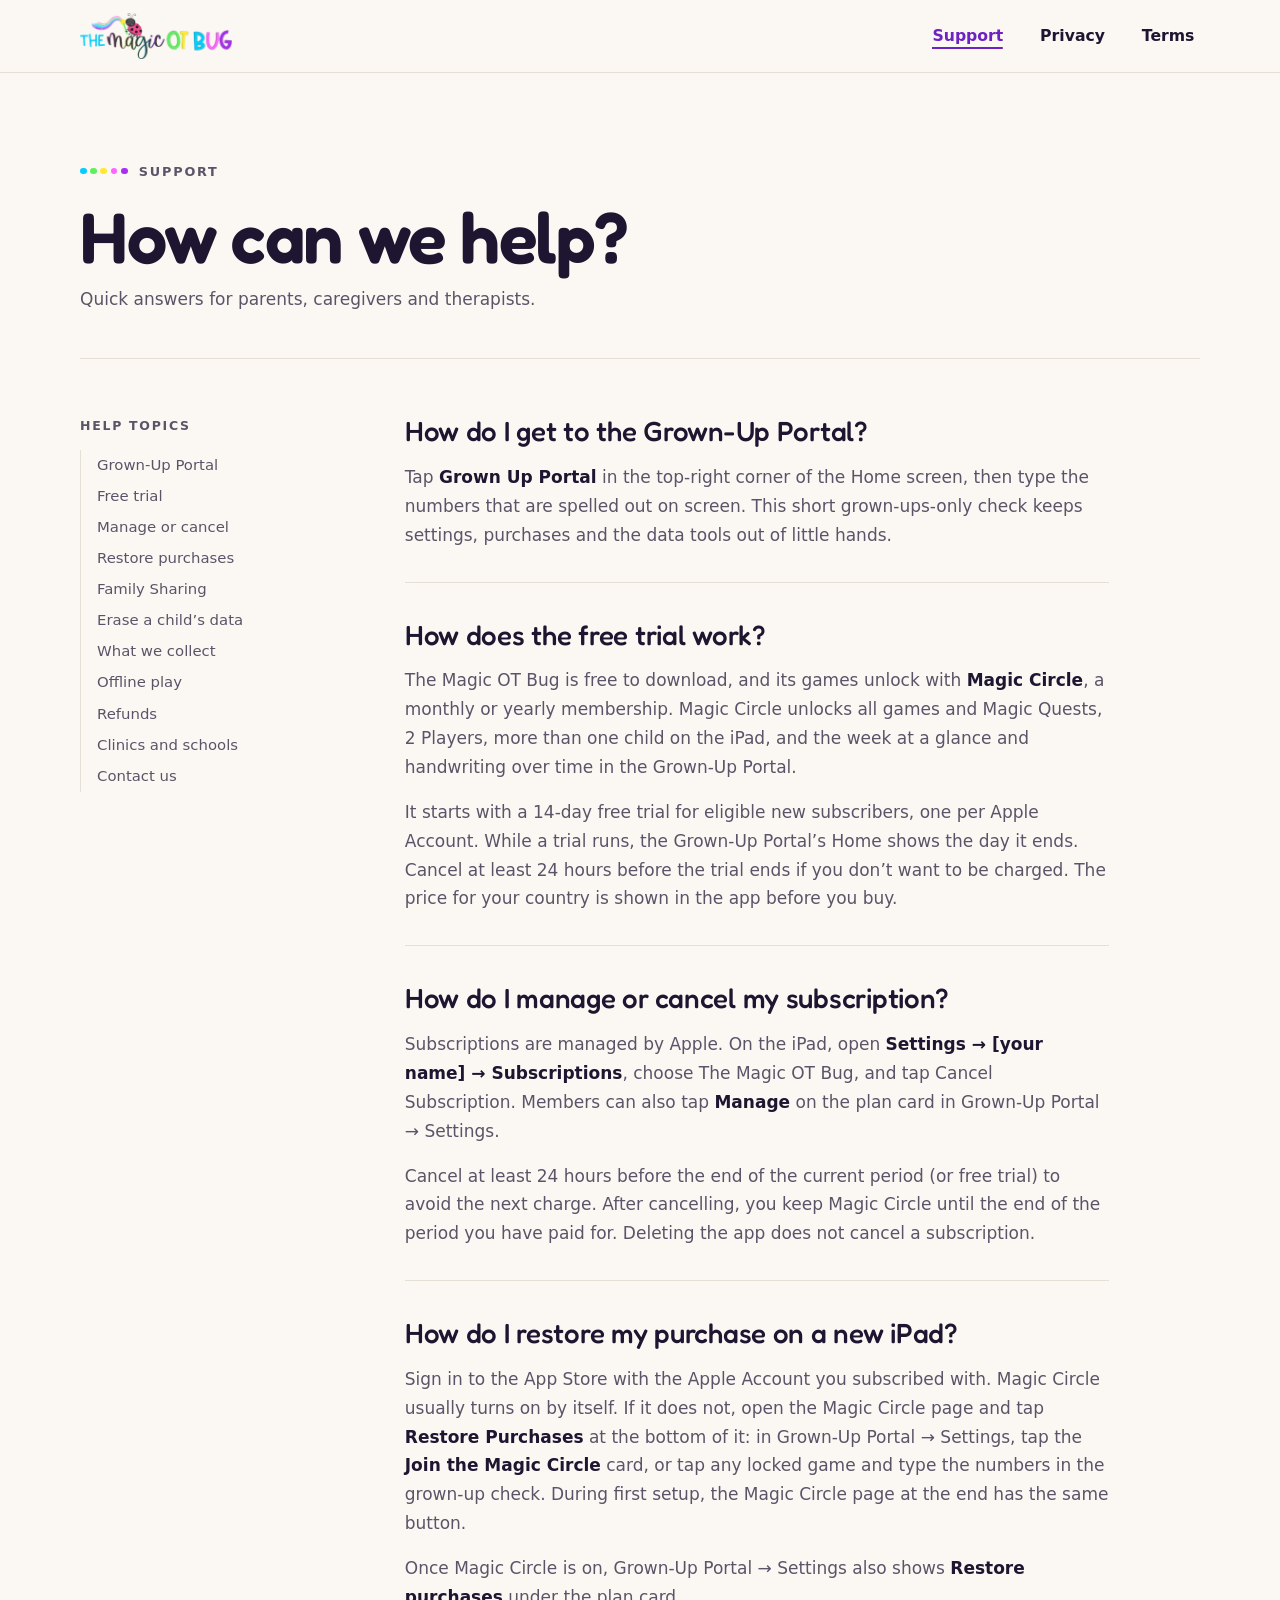
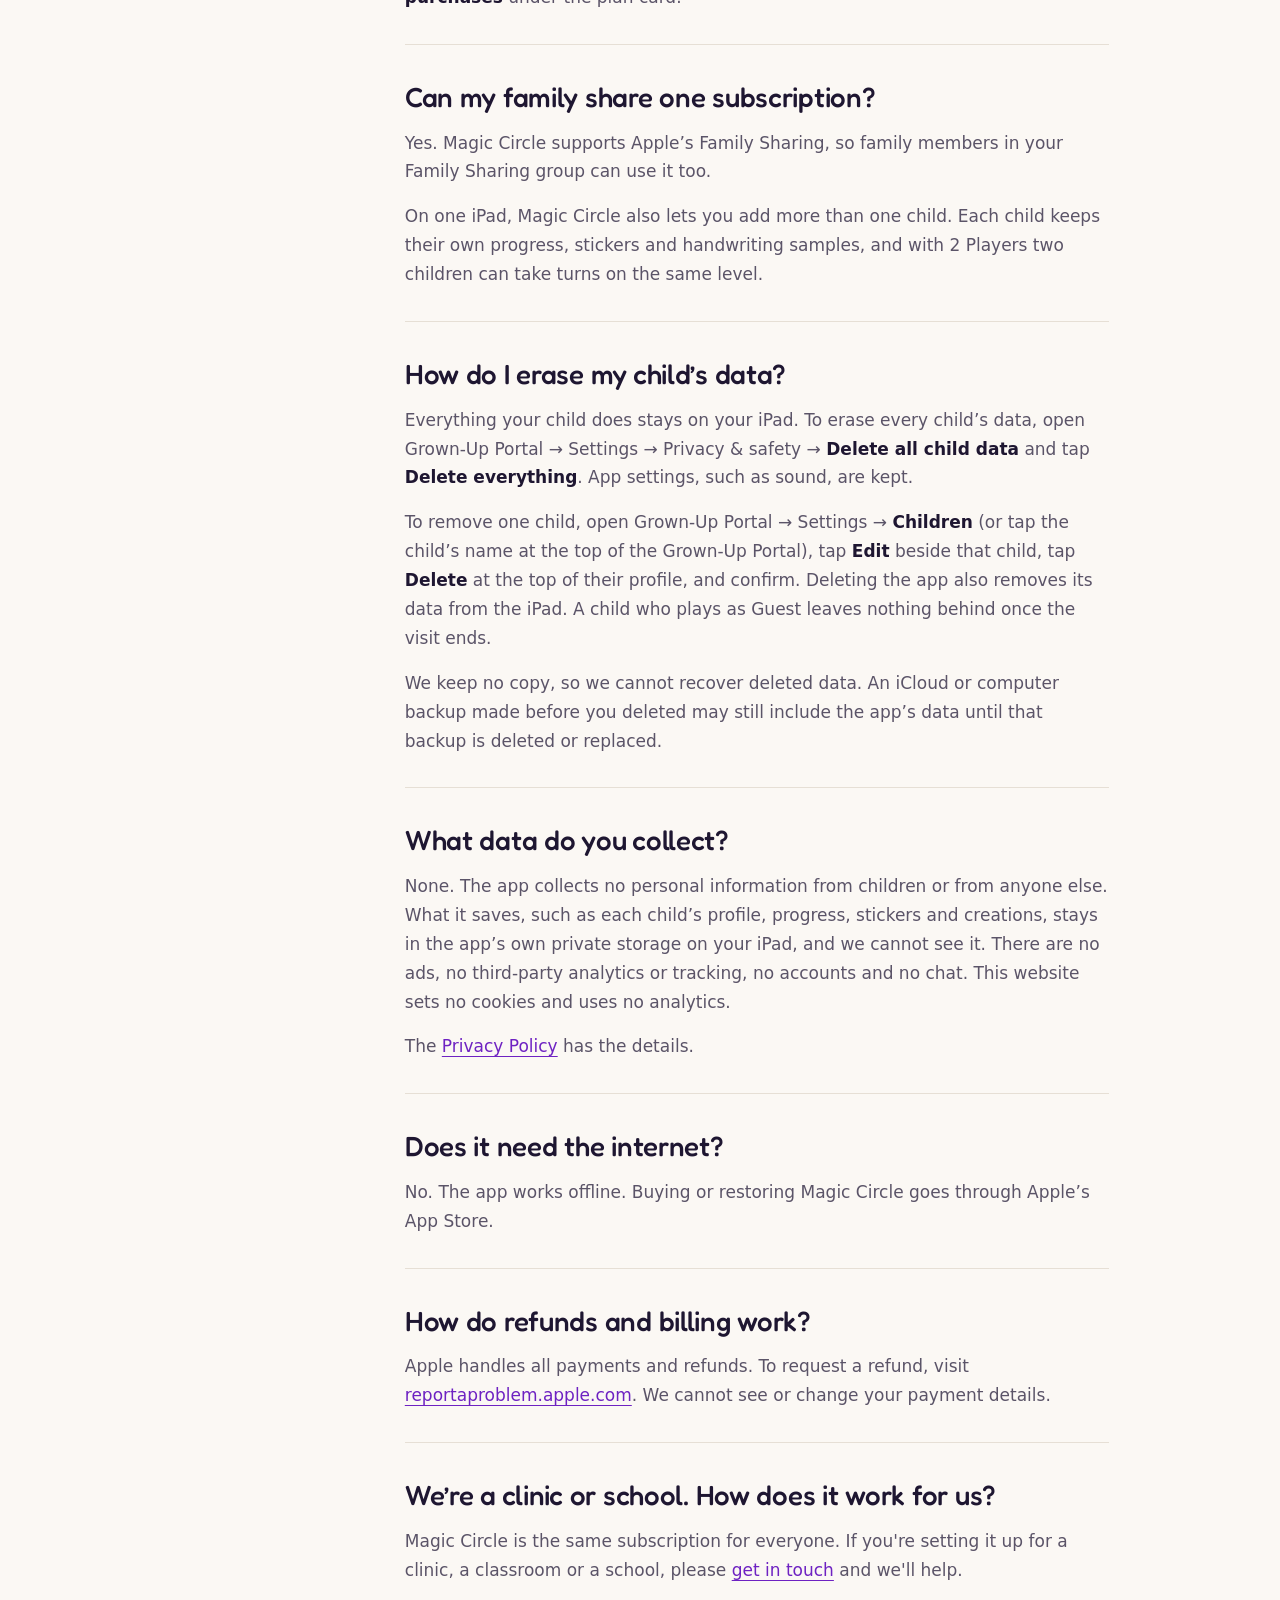
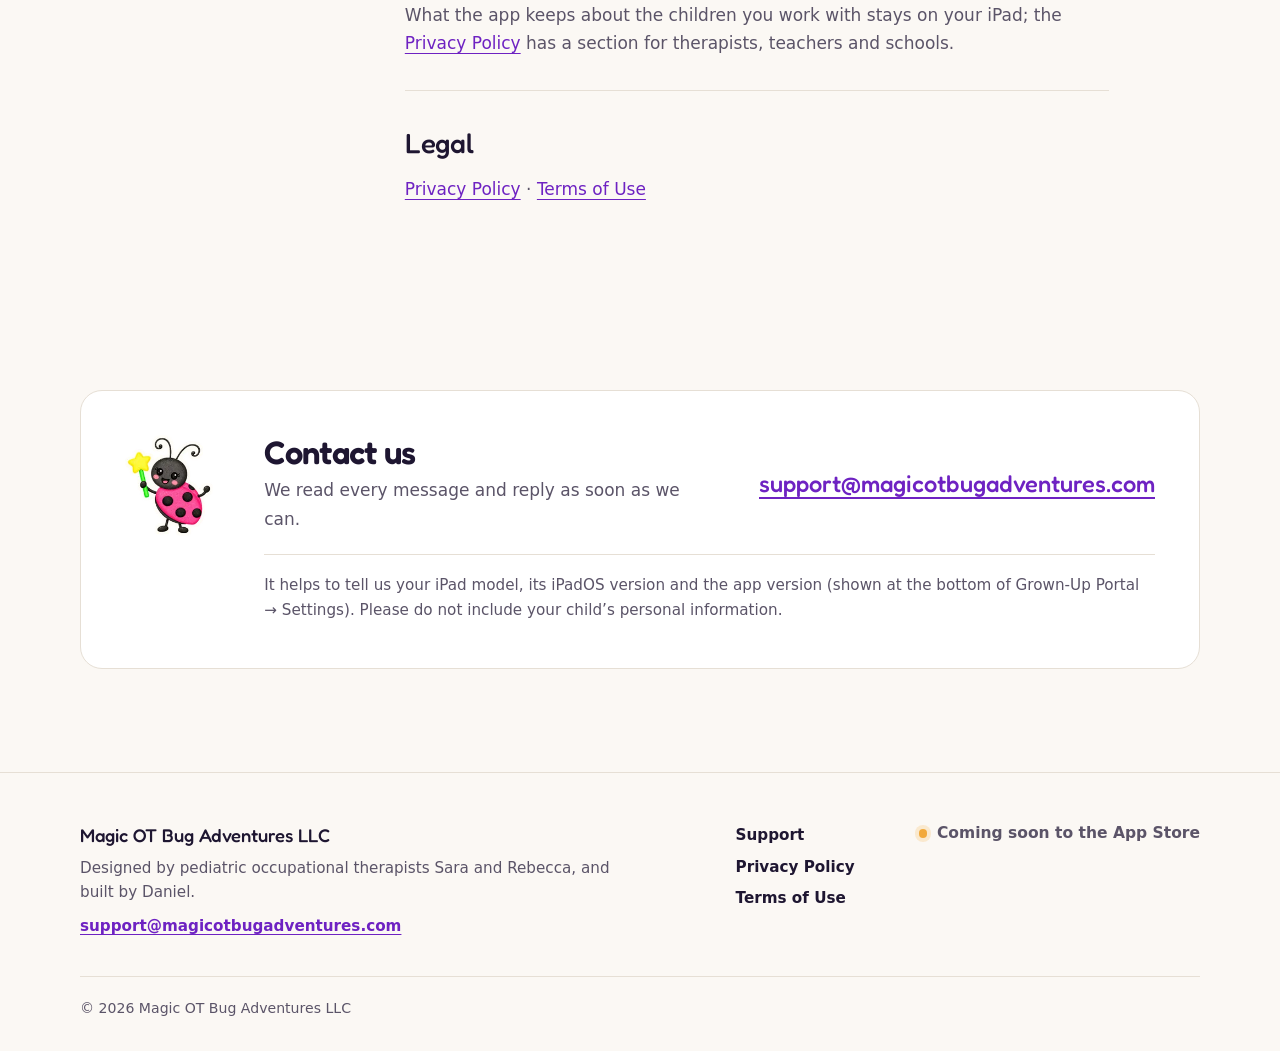
<file: support.html>
<!DOCTYPE html>
<html lang="en">
<head>
  <meta charset="utf-8">
  <meta name="viewport" content="width=device-width, initial-scale=1">
  <title>Support — The Magic OT Bug</title>
  <meta name="description" content="Help with The Magic OT Bug: the free trial, managing or cancelling Magic Circle, restoring purchases, Family Sharing and erasing your child's data.">
  <meta name="robots" content="index,follow">
  <meta name="color-scheme" content="light">
  <meta name="theme-color" content="#FBF8F4">
  <meta property="og:type" content="website">
  <meta property="og:site_name" content="The Magic OT Bug">
  <meta property="og:title" content="Support — The Magic OT Bug">
  <meta property="og:description" content="Help with The Magic OT Bug: the free trial, managing or cancelling Magic Circle, restoring purchases, Family Sharing and erasing your child's data.">
  <meta property="og:image" content="https://magicotbugadventures.com/images/og-image.jpg">
  <link rel="icon" type="image/png" sizes="64x64" href="/images/favicon-64.png">
  <link rel="apple-touch-icon" href="/apple-touch-icon.png">
  <link rel="preload" href="/fonts/fredoka-latin.woff2" as="font" type="font/woff2" crossorigin>
  <link rel="stylesheet" href="/style.css">
</head>
<body id="top">
  <a class="skip-link" href="#main">Skip to content</a>
  <header class="site-header">
    <div class="wrap header-row">
      <a class="brand" href="/">
        <img src="/images/logo-320.webp" srcset="/images/logo-320.webp 320w, /images/logo-640.webp 640w" sizes="9.5rem"
             width="320" height="98" alt="The Magic OT Bug — home">
      </a>
      <nav class="site-nav" aria-label="Site">
        <ul>
          <li><a href="/support" aria-current="page">Support</a></li>
          <li><a href="/privacy">Privacy</a></li>
          <li><a href="/terms">Terms</a></li>
        </ul>
      </nav>
    </div>
  </header>
  <main id="main">
    <div class="wrap">
      <header class="page-head page-head--support">
        <div>
          <p class="kicker"><span class="dots" aria-hidden="true"><i></i><i></i><i></i><i></i><i></i></span>Support</p>
          <h1>How can we help?</h1>
          <p class="meta">Quick answers for parents, caregivers and therapists.</p>
        </div>
      </header>
      <div class="doc-layout">
        <aside class="doc-aside">
          <nav class="toc" aria-label="Help topics">
            <p>Help topics</p>
            <ol>
            <li><a href="#grown-up-portal">Grown-Up Portal</a></li>
            <li><a href="#free-trial">Free trial</a></li>
            <li><a href="#cancel">Manage or cancel</a></li>
            <li><a href="#restore">Restore purchases</a></li>
            <li><a href="#family-sharing">Family Sharing</a></li>
            <li><a href="#delete-data">Erase a child&rsquo;s data</a></li>
            <li><a href="#data">What we collect</a></li>
            <li><a href="#offline">Offline play</a></li>
            <li><a href="#refunds">Refunds</a></li>
            <li><a href="#organizations">Clinics and schools</a></li>
            <li><a href="#contact">Contact us</a></li>
            </ol>
          </nav>
        </aside>
        <div class="qa-list">
          <section class="qa" id="grown-up-portal" aria-labelledby="grown-up-portal-q">
            <h2 id="grown-up-portal-q">How do I get to the Grown-Up Portal?</h2>
            <p>Tap <strong>Grown Up Portal</strong> in the top-right corner of the Home screen, then type the numbers that are spelled out on screen. This short grown-ups-only check keeps settings, purchases and the data tools out of little hands.</p>
          </section>
          <section class="qa" id="free-trial" aria-labelledby="free-trial-q">
            <h2 id="free-trial-q">How does the free trial work?</h2>
            <p>The Magic OT Bug is free to download, and its games unlock with <strong>Magic Circle</strong>, a monthly or yearly membership. Magic Circle unlocks all games and Magic Quests, 2 Players, more than one child on the iPad, and the week at a glance and handwriting over time in the Grown-Up Portal.</p>
            <p>It starts with a 14-day free trial for eligible new subscribers, one per Apple Account. While a trial runs, the Grown-Up Portal&rsquo;s Home shows the day it ends. Cancel at least 24 hours before the trial ends if you don&rsquo;t want to be charged. The price for your country is shown in the app before you buy.</p>
          </section>
          <section class="qa" id="cancel" aria-labelledby="cancel-q">
            <h2 id="cancel-q">How do I manage or cancel my subscription?</h2>
            <p>Subscriptions are managed by Apple. On the iPad, open <strong>Settings &rarr; [your name] &rarr; Subscriptions</strong>, choose The Magic OT Bug, and tap Cancel Subscription. Members can also tap <strong>Manage</strong> on the plan card in Grown-Up Portal &rarr; Settings.</p>
            <p>Cancel at least 24 hours before the end of the current period (or free trial) to avoid the next charge. After cancelling, you keep Magic Circle until the end of the period you have paid for. Deleting the app does not cancel a subscription.</p>
          </section>
          <section class="qa" id="restore" aria-labelledby="restore-q">
            <h2 id="restore-q">How do I restore my purchase on a new iPad?</h2>
            <p>Sign in to the App Store with the Apple Account you subscribed with. Magic Circle usually turns on by itself. If it does not, open the Magic Circle page and tap <strong>Restore Purchases</strong> at the bottom of it: in Grown-Up Portal &rarr; Settings, tap the <strong>Join the Magic Circle</strong> card, or tap any locked game and type the numbers in the grown-up check. During first setup, the Magic Circle page at the end has the same button.</p>
            <p>Once Magic Circle is on, Grown-Up Portal &rarr; Settings also shows <strong>Restore purchases</strong> under the plan card.</p>
          </section>
          <section class="qa" id="family-sharing" aria-labelledby="family-sharing-q">
            <h2 id="family-sharing-q">Can my family share one subscription?</h2>
            <p>Yes. Magic Circle supports Apple&rsquo;s Family Sharing, so family members in your Family Sharing group can use it too.</p>
            <p>On one iPad, Magic Circle also lets you add more than one child. Each child keeps their own progress, stickers and handwriting samples, and with 2 Players two children can take turns on the same level.</p>
          </section>
          <section class="qa" id="delete-data" aria-labelledby="delete-data-q">
            <h2 id="delete-data-q">How do I erase my child&rsquo;s data?</h2>
            <p>Everything your child does stays on your iPad. To erase every child&rsquo;s data, open Grown-Up Portal &rarr; Settings &rarr; Privacy &amp; safety &rarr; <strong>Delete all child data</strong> and tap <strong>Delete everything</strong>. App settings, such as sound, are kept.</p>
            <p>To remove one child, open Grown-Up Portal &rarr; Settings &rarr; <strong>Children</strong> (or tap the child&rsquo;s name at the top of the Grown-Up Portal), tap <strong>Edit</strong> beside that child, tap <strong>Delete</strong> at the top of their profile, and confirm. Deleting the app also removes its data from the iPad. A child who plays as Guest leaves nothing behind once the visit ends.</p>
            <p>We keep no copy, so we cannot recover deleted data. An iCloud or computer backup made before you deleted may still include the app&rsquo;s data until that backup is deleted or replaced.</p>
          </section>
          <section class="qa" id="data" aria-labelledby="data-q">
            <h2 id="data-q">What data do you collect?</h2>
            <p>None. The app collects no personal information from children or from anyone else. What it saves, such as each child&rsquo;s profile, progress, stickers and creations, stays in the app&rsquo;s own private storage on your iPad, and we cannot see it. There are no ads, no third-party analytics or tracking, no accounts and no chat. This website sets no cookies and uses no analytics.</p>
            <p>The <a href="/privacy">Privacy Policy</a> has the details.</p>
          </section>
          <section class="qa" id="offline" aria-labelledby="offline-q">
            <h2 id="offline-q">Does it need the internet?</h2>
            <p>No. The app works offline. Buying or restoring Magic Circle goes through Apple&rsquo;s App Store.</p>
          </section>
          <section class="qa" id="refunds" aria-labelledby="refunds-q">
            <h2 id="refunds-q">How do refunds and billing work?</h2>
            <p>Apple handles all payments and refunds. To request a refund, visit <a href="https://reportaproblem.apple.com/">reportaproblem.apple.com</a>. We cannot see or change your payment details.</p>
          </section>
          <section class="qa" id="organizations" aria-labelledby="organizations-q">
            <h2 id="organizations-q">We&rsquo;re a clinic or school. How does it work for us?</h2>
            <p>Magic Circle is the same subscription for everyone. If you're setting it up for a clinic, a classroom or a school, please <a href="#contact">get in touch</a> and we'll help.</p>
            <p>What the app keeps about the children you work with stays on your iPad; the <a href="/privacy#clinicians">Privacy Policy</a> has a section for therapists, teachers and schools.</p>
          </section>
          <section class="qa" id="legal" aria-labelledby="legal-q">
            <h2 id="legal-q">Legal</h2>
            <p><a href="/privacy">Privacy Policy</a> &middot; <a href="/terms">Terms of Use</a></p>
          </section>
        </div>
      </div>
      <section class="contact-panel" id="contact" aria-labelledby="contact-title">
        <img src="/images/ladybug-160.webp" srcset="/images/ladybug-160.webp 160w, /images/ladybug-320.webp 320w" sizes="5.5rem"
             width="160" height="184" alt="" loading="lazy">
        <div class="contact-intro">
          <h2 id="contact-title">Contact us</h2>
          <p>We read every message and reply as soon as we can.</p>
        </div>
        <p class="contact-email">
          <!-- The support email: the ONE place it appears in this page's content. Change it here. -->
          <a href="mailto:support@magicotbugadventures.com">support@<wbr>magicotbugadventures.com</a>
        </p>
        <p class="contact-tip">It helps to tell us your iPad model, its iPadOS version and the app version (shown at the bottom of Grown-Up Portal &rarr; Settings). Please do not include your child&rsquo;s personal information.</p>
      </section>
    </div>
  </main>
  <footer class="site-footer">
    <div class="wrap footer-grid">
      <div class="footer-brand">
        <p class="footer-name">Magic OT Bug Adventures LLC</p>
        <p>Designed by pediatric occupational therapists Sara and Rebecca, and built by Daniel.</p>
        <p class="footer-contact"><a href="mailto:support@magicotbugadventures.com">support@magicotbugadventures.com</a></p>
      </div>
      <nav class="footer-nav" aria-label="Footer">
        <ul>
          <li><a href="/support">Support</a></li>
          <li><a href="/privacy">Privacy Policy</a></li>
          <li><a href="/terms">Terms of Use</a></li>
        </ul>
      </nav>
      <div class="footer-store">
          <!-- App Store line: the one place on this page. At launch, swap this element for: <a class="store-link store-link--quiet" href="https://apps.apple.com/app/id6813398286">Available on the App Store<svg class="icon icon--inline" viewBox="0 0 24 24" fill="none" stroke="currentColor" stroke-width="1.9" stroke-linecap="round" stroke-linejoin="round" aria-hidden="true" focusable="false"><path d="M5 12h14M13 6l6 6-6 6"/></svg></a> -->
          <p class="soon"><span class="soon-dot" aria-hidden="true"></span>Coming soon to the App Store</p>
      </div>
    </div>
    <div class="wrap footer-base">
      <p>&copy; 2026 Magic OT Bug Adventures LLC</p>
    </div>
  </footer>
</body>
</html>
</file>
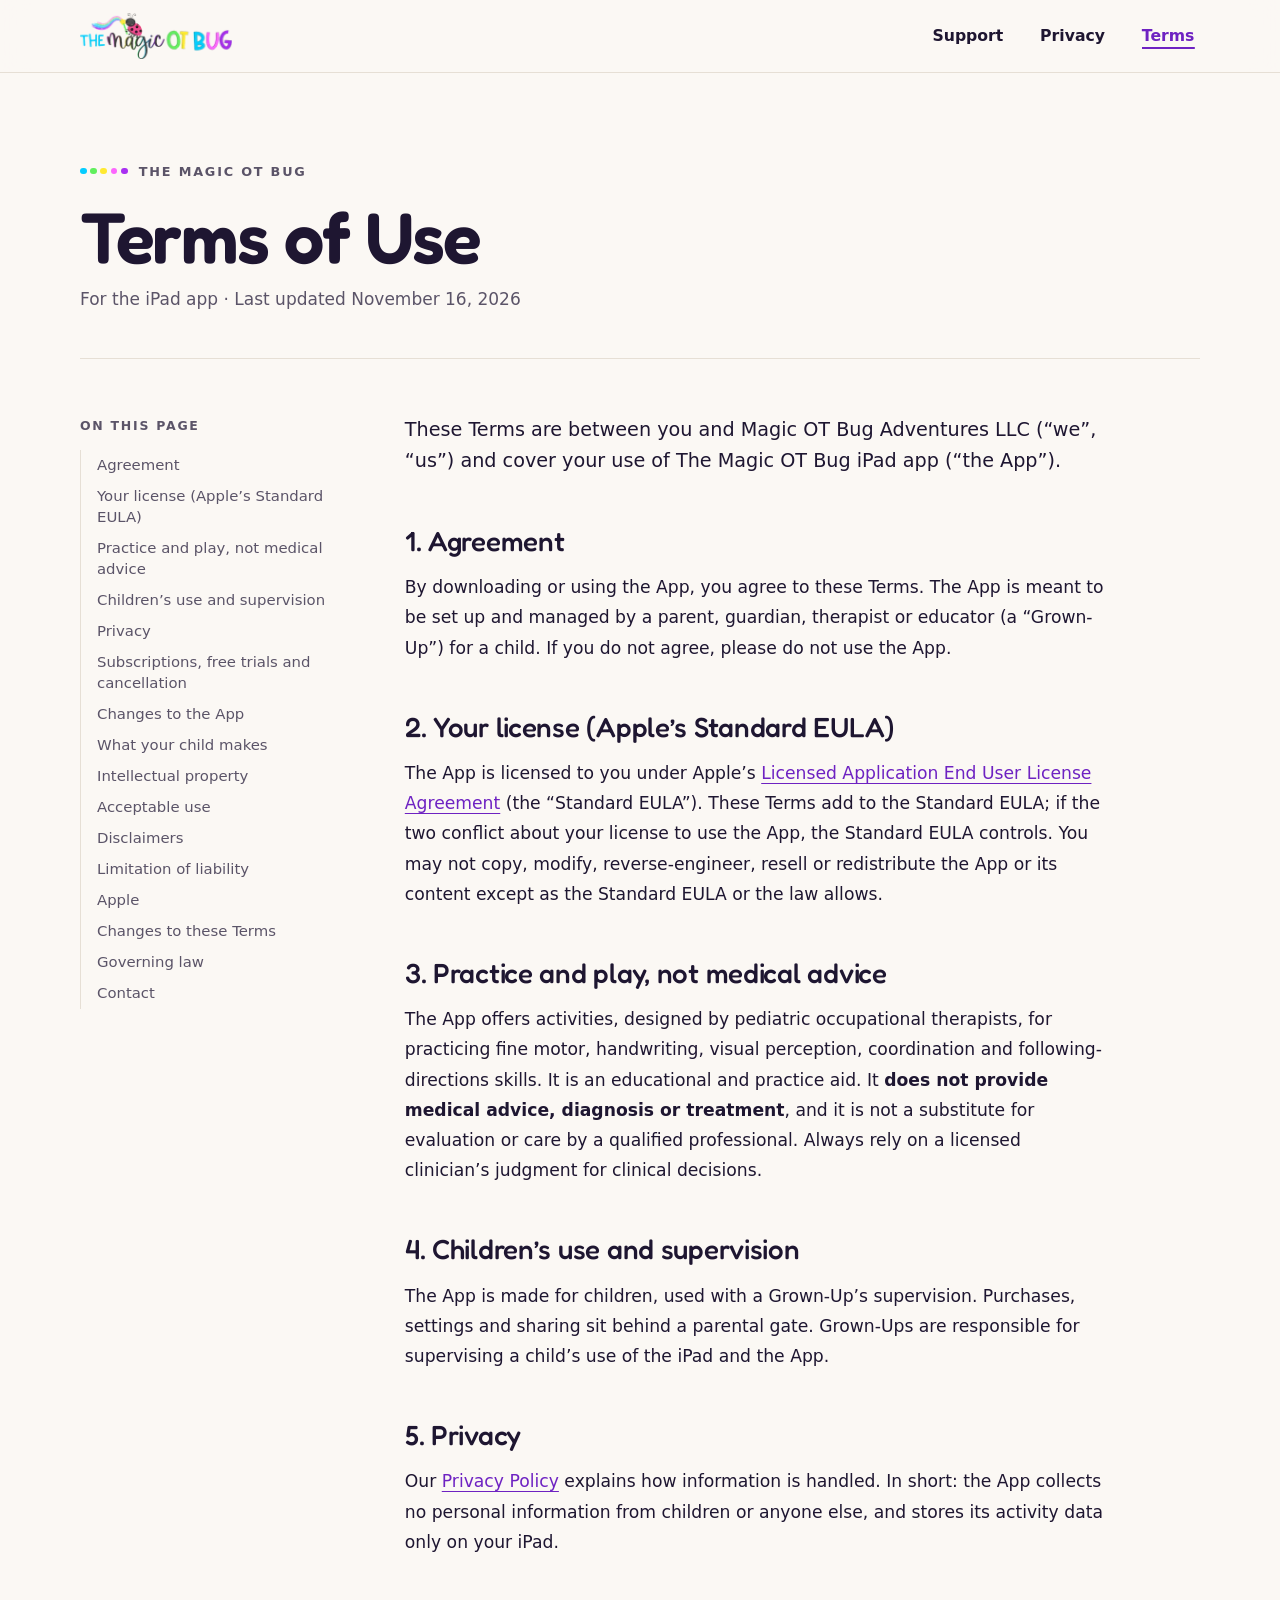
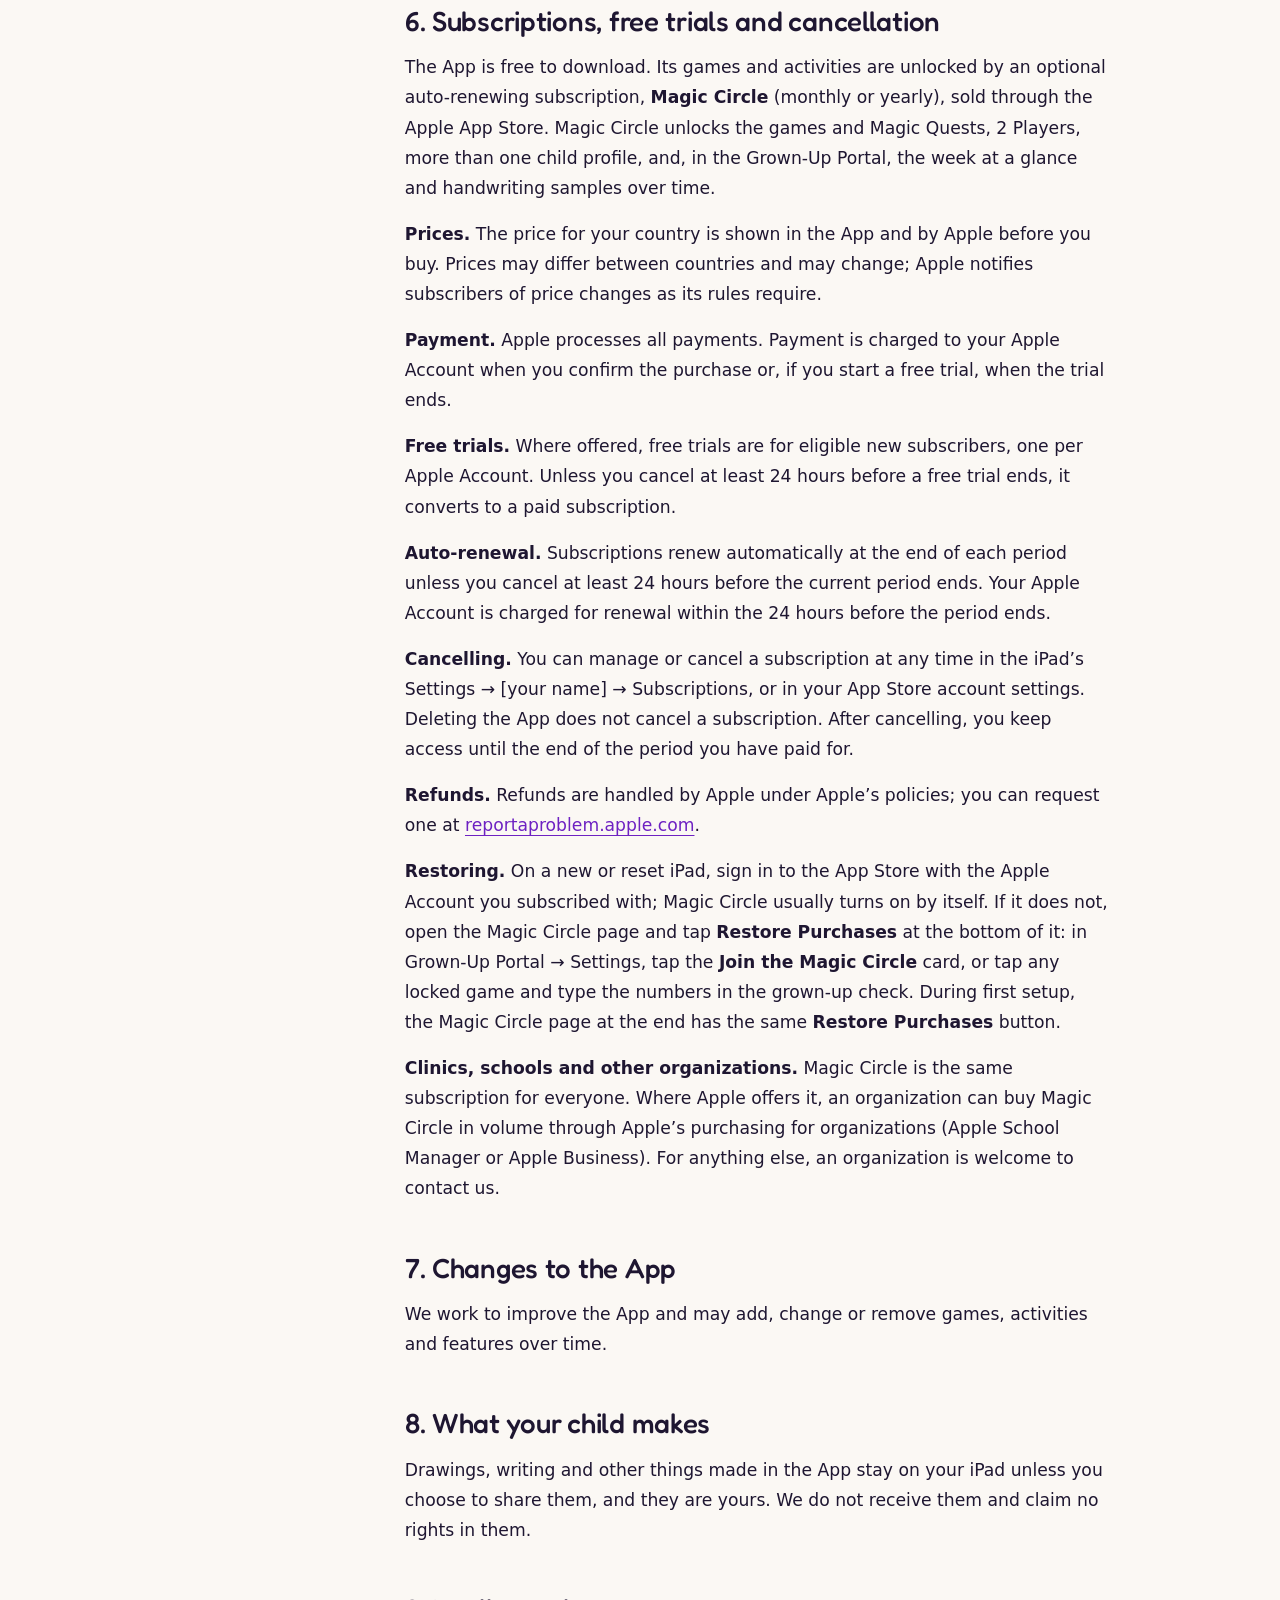
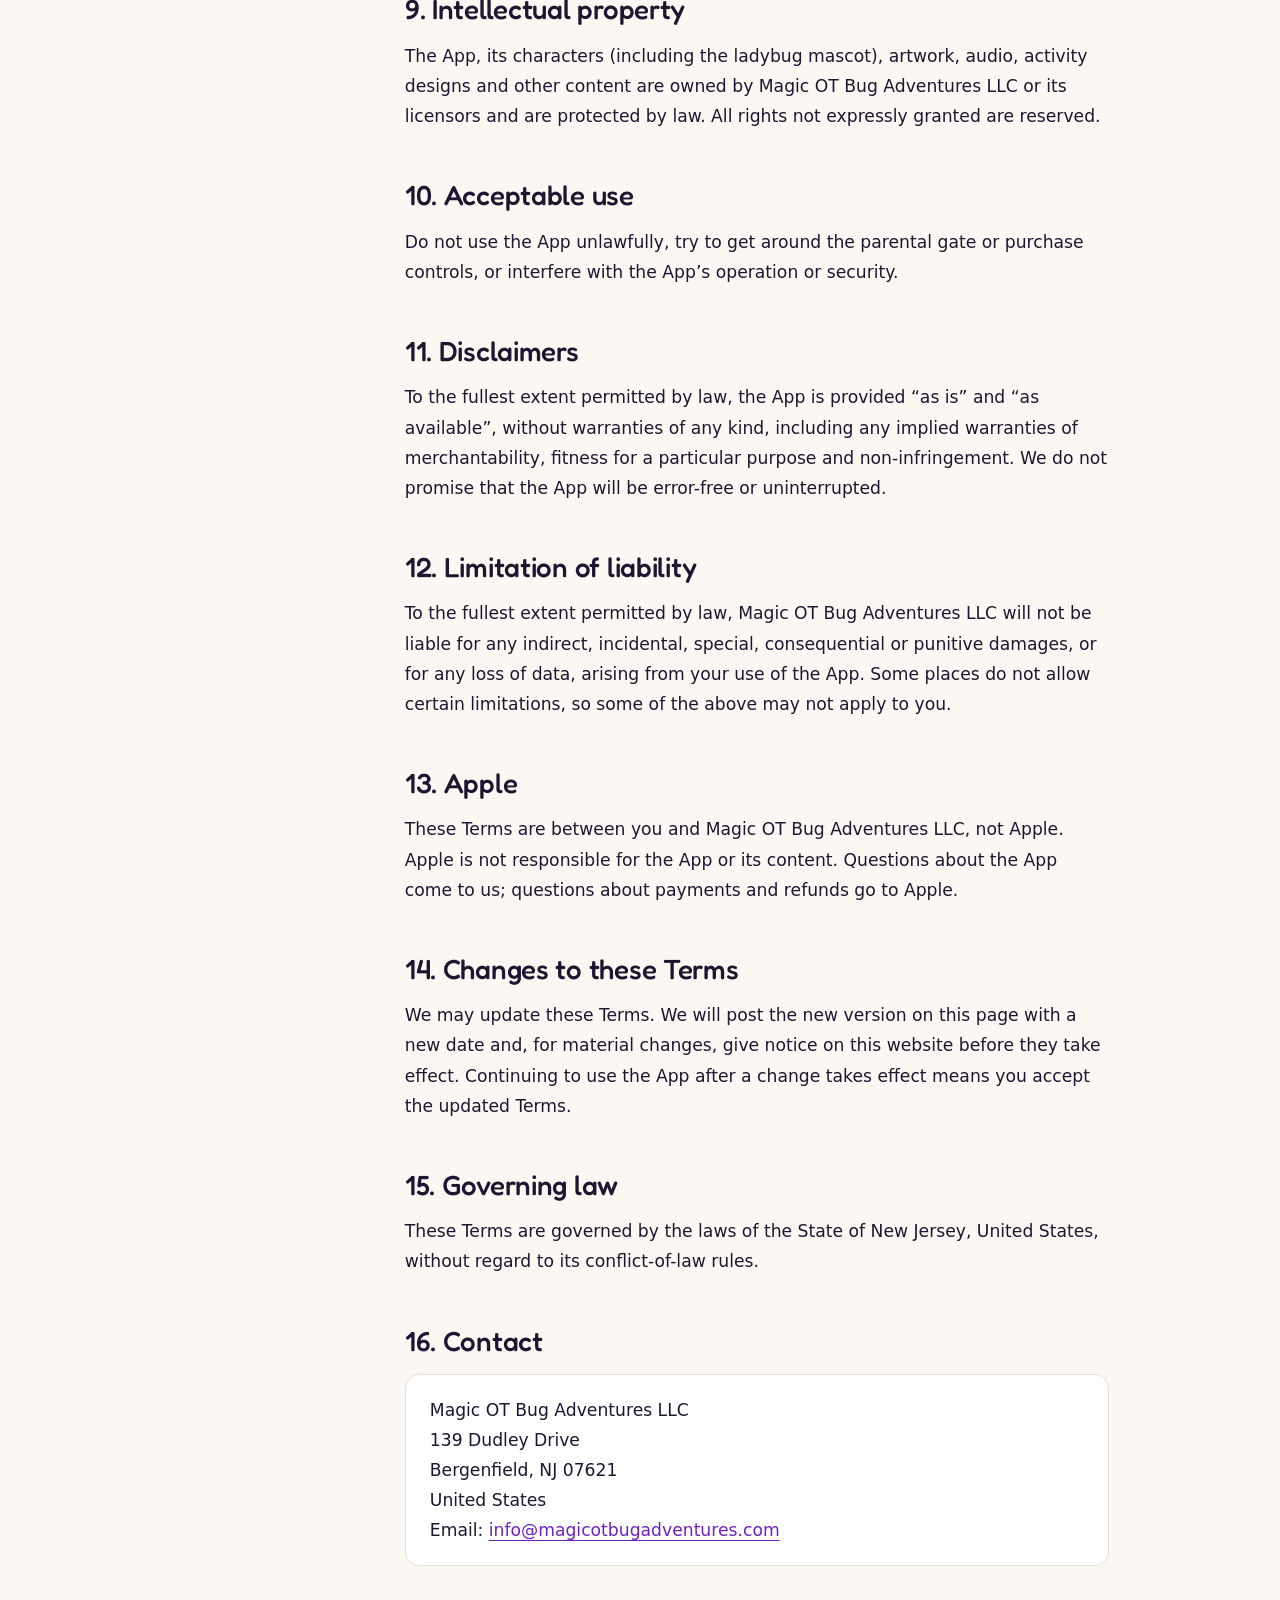
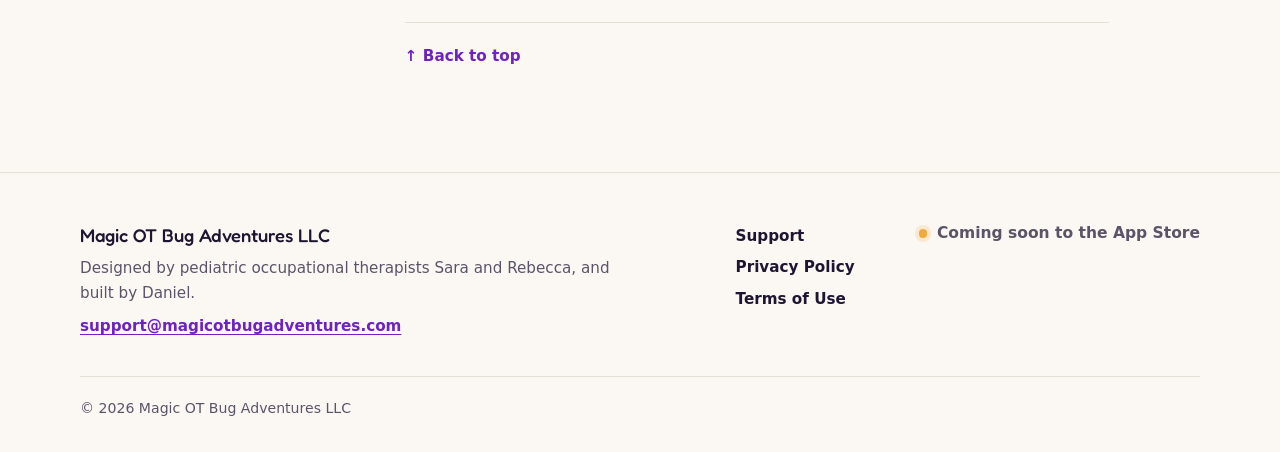
<file: terms.html>
<!DOCTYPE html>
<html lang="en">
<head>
  <meta charset="utf-8">
  <meta name="viewport" content="width=device-width, initial-scale=1">
  <title>Terms of Use — The Magic OT Bug</title>
  <meta name="description" content="Terms of Use for The Magic OT Bug iPad app by Magic OT Bug Adventures LLC, including subscriptions, free trials and cancellation.">
  <meta name="robots" content="index,follow">
  <meta name="color-scheme" content="light">
  <meta name="theme-color" content="#FBF8F4">
  <meta property="og:type" content="website">
  <meta property="og:site_name" content="The Magic OT Bug">
  <meta property="og:title" content="Terms of Use — The Magic OT Bug">
  <meta property="og:description" content="Terms of Use for The Magic OT Bug iPad app by Magic OT Bug Adventures LLC, including subscriptions, free trials and cancellation.">
  <meta property="og:image" content="https://magicotbugadventures.com/images/og-image.jpg">
  <link rel="icon" type="image/png" sizes="64x64" href="/images/favicon-64.png">
  <link rel="apple-touch-icon" href="/apple-touch-icon.png">
  <link rel="preload" href="/fonts/fredoka-latin.woff2" as="font" type="font/woff2" crossorigin>
  <link rel="stylesheet" href="/style.css">
</head>
<body id="top">
  <a class="skip-link" href="#main">Skip to content</a>
  <header class="site-header">
    <div class="wrap header-row">
      <a class="brand" href="/">
        <img src="/images/logo-320.webp" srcset="/images/logo-320.webp 320w, /images/logo-640.webp 640w" sizes="9.5rem"
             width="320" height="98" alt="The Magic OT Bug — home">
      </a>
      <nav class="site-nav" aria-label="Site">
        <ul>
          <li><a href="/support">Support</a></li>
          <li><a href="/privacy">Privacy</a></li>
          <li><a href="/terms" aria-current="page">Terms</a></li>
        </ul>
      </nav>
    </div>
  </header>
  <main id="main">
    <div class="wrap">
      <header class="page-head">
        <p class="kicker"><span class="dots" aria-hidden="true"><i></i><i></i><i></i><i></i><i></i></span>The Magic OT Bug</p>
        <h1>Terms of Use</h1>
        <p class="meta">For the iPad app &middot; Last updated November 16, 2026</p>
      </header>
      <div class="doc-layout">
        <aside class="doc-aside">
          <nav class="toc" aria-label="On this page">
        <p>On this page</p>
        <ol>
          <li><a href="#agreement">Agreement</a></li>
          <li><a href="#license">Your license (Apple&rsquo;s Standard EULA)</a></li>
          <li><a href="#not-medical">Practice and play, not medical advice</a></li>
          <li><a href="#supervision">Children&rsquo;s use and supervision</a></li>
          <li><a href="#privacy">Privacy</a></li>
          <li><a href="#subscriptions">Subscriptions, free trials and cancellation</a></li>
          <li><a href="#content">Changes to the App</a></li>
          <li><a href="#your-content">What your child makes</a></li>
          <li><a href="#ip">Intellectual property</a></li>
          <li><a href="#acceptable-use">Acceptable use</a></li>
          <li><a href="#disclaimers">Disclaimers</a></li>
          <li><a href="#liability">Limitation of liability</a></li>
          <li><a href="#apple">Apple</a></li>
          <li><a href="#changes">Changes to these Terms</a></li>
          <li><a href="#law">Governing law</a></li>
          <li><a href="#contact">Contact</a></li>
        </ol>
      </nav>
        </aside>
        <article class="doc">
    <p>These Terms are between you and Magic OT Bug Adventures LLC (&ldquo;we&rdquo;, &ldquo;us&rdquo;) and cover your use
    of The Magic OT Bug iPad app (&ldquo;the App&rdquo;).</p>

    <h2 id="agreement">1. Agreement</h2>
    <p>By downloading or using the App, you agree to these Terms. The App is meant to be set up and
    managed by a parent, guardian, therapist or educator (a &ldquo;Grown-Up&rdquo;) for a child. If you
    do not agree, please do not use the App.</p>

    <h2 id="license">2. Your license (Apple&rsquo;s Standard EULA)</h2>
    <p>The App is licensed to you under Apple&rsquo;s
    <a href="https://www.apple.com/legal/internet-services/itunes/dev/stdeula/">Licensed Application End User License Agreement</a> (the &ldquo;Standard
    EULA&rdquo;). These Terms add to the Standard EULA; if the two conflict about your license to use
    the App, the Standard EULA controls. You may not copy, modify, reverse-engineer, resell or
    redistribute the App or its content except as the Standard EULA or the law allows.</p>

    <h2 id="not-medical">3. Practice and play, not medical advice</h2>
    <p>The App offers activities, designed by pediatric occupational therapists, for practicing fine
    motor, handwriting, visual perception, coordination and following-directions skills. It is an
    educational and practice aid. It <strong>does not provide medical advice, diagnosis or
    treatment</strong>, and it is not a substitute for evaluation or care by a qualified professional.
    Always rely on a licensed clinician&rsquo;s judgment for clinical decisions.</p>

    <h2 id="supervision">4. Children&rsquo;s use and supervision</h2>
    <p>The App is made for children, used with a Grown-Up&rsquo;s supervision. Purchases, settings and sharing sit behind a parental gate. Grown-Ups are responsible
    for supervising a child&rsquo;s use of the iPad and the App.</p>

    <h2 id="privacy">5. Privacy</h2>
    <p>Our <a href="/privacy">Privacy Policy</a> explains how information is handled. In short: the App
    collects no personal information from children or anyone else, and stores its activity data only on
    your iPad.</p>

    <h2 id="subscriptions">6. Subscriptions, free trials and cancellation</h2>
    <p>The App is free to download. Its games and activities are unlocked by an optional
    auto-renewing subscription, <strong>Magic Circle</strong> (monthly or yearly), sold through the
    Apple App Store. Magic Circle unlocks the games and Magic Quests, 2 Players, more than one child
    profile, and, in the Grown-Up Portal, the week at a glance and handwriting samples over time.</p>
    <p><strong>Prices.</strong> The price for your country is shown in the App and by Apple before you
    buy. Prices may differ between countries and may change; Apple notifies subscribers of price
    changes as its rules require.</p>
    <p><strong>Payment.</strong> Apple processes all payments. Payment is charged to your Apple Account
    when you confirm the purchase or, if you start a free trial, when the trial ends.</p>
    <p><strong>Free trials.</strong> Where offered, free trials are for eligible new subscribers, one
    per Apple Account. Unless you cancel at least 24 hours before a free trial ends, it converts to a
    paid subscription.</p>
    <p><strong>Auto-renewal.</strong> Subscriptions renew automatically at the end of each period
    unless you cancel at least 24 hours before the current period ends. Your Apple Account is charged
    for renewal within the 24 hours before the period ends.</p>
    <p><strong>Cancelling.</strong> You can manage or cancel a subscription at any time in the
    iPad&rsquo;s Settings &rarr; [your name] &rarr; Subscriptions, or in your App Store account
    settings. Deleting the App does not cancel a subscription. After cancelling, you keep access until
    the end of the period you have paid for.</p>
    <p><strong>Refunds.</strong> Refunds are handled by Apple under Apple&rsquo;s policies; you can
    request one at <a href="https://reportaproblem.apple.com/">reportaproblem.apple.com</a>.</p>
    <p><strong>Restoring.</strong> On a new or reset iPad, sign in to the App Store with the Apple Account you
    subscribed with; Magic Circle usually turns on by itself. If it does not, open the Magic Circle
    page and tap <strong>Restore Purchases</strong> at the bottom of it: in Grown-Up Portal &rarr; Settings, tap the
    <strong>Join the Magic Circle</strong> card, or tap any locked game and type the numbers in the grown-up check.
    During first setup, the Magic Circle page at the end has the same <strong>Restore Purchases</strong> button.</p>
    <p><strong>Clinics, schools and other organizations.</strong> Magic Circle is the same subscription for everyone.
    Where Apple offers it, an organization can buy Magic Circle in volume through Apple&rsquo;s purchasing
    for organizations (Apple School Manager or Apple Business). For anything else, an organization is
    welcome to contact us.</p>

    <h2 id="content">7. Changes to the App</h2>
    <p>We work to improve the App and may add, change or remove games, activities and features over
    time.</p>

    <h2 id="your-content">8. What your child makes</h2>
    <p>Drawings, writing and other things made in the App stay on your iPad unless you choose to share them, and they are yours. We do not receive them and claim no rights in them.</p>

    <h2 id="ip">9. Intellectual property</h2>
    <p>The App, its characters (including the ladybug mascot), artwork, audio, activity designs and
    other content are owned by Magic OT Bug Adventures LLC or its licensors and are protected by law. All rights not expressly
    granted are reserved.</p>

    <h2 id="acceptable-use">10. Acceptable use</h2>
    <p>Do not use the App unlawfully, try to get around the parental gate or purchase controls, or
    interfere with the App&rsquo;s operation or security.</p>

    <h2 id="disclaimers">11. Disclaimers</h2>
    <p>To the fullest extent permitted by law, the App is provided &ldquo;as is&rdquo; and &ldquo;as
    available&rdquo;, without warranties of any kind, including any implied warranties of
    merchantability, fitness for a particular purpose and non-infringement. We do not promise that the
    App will be error-free or uninterrupted.</p>

    <h2 id="liability">12. Limitation of liability</h2>
    <p>To the fullest extent permitted by law, Magic OT Bug Adventures LLC will not be liable for any indirect, incidental,
    special, consequential or punitive damages, or for any loss of data, arising from your use of the
    App. Some places do not allow certain limitations, so some of the above may not apply to you.</p>

    <h2 id="apple">13. Apple</h2>
    <p>These Terms are between you and Magic OT Bug Adventures LLC, not Apple. Apple is not responsible for the App or its
    content. Questions about the App come to us; questions about payments and refunds go to Apple.</p>

    <h2 id="changes">14. Changes to these Terms</h2>
    <p>We may update these Terms. We will post the new version on this page with a new date
    and, for material changes, give notice on this website before they take effect. Continuing to use
    the App after a change takes effect means you accept the updated Terms.</p>

    <h2 id="law">15. Governing law</h2>
    <p>These Terms are governed by the laws of the State of New Jersey, United States, without regard
    to its conflict-of-law rules.</p>

    <h2 id="contact">16. Contact</h2>
    <div class="contact-card">
      <address>
      Magic OT Bug Adventures LLC<br>
      139 Dudley Drive<br>Bergenfield, NJ 07621<br>United States<br>
      Email: <a href="mailto:info@magicotbugadventures.com">info@magicotbugadventures.com</a>
    </address>
    </div>
          <p class="back-to-top" data-layout="label"><a href="#top">Back to top</a></p>
        </article>
      </div>
    </div>
  </main>
  <footer class="site-footer">
    <div class="wrap footer-grid">
      <div class="footer-brand">
        <p class="footer-name">Magic OT Bug Adventures LLC</p>
        <p>Designed by pediatric occupational therapists Sara and Rebecca, and built by Daniel.</p>
        <p class="footer-contact"><a href="mailto:support@magicotbugadventures.com">support@magicotbugadventures.com</a></p>
      </div>
      <nav class="footer-nav" aria-label="Footer">
        <ul>
          <li><a href="/support">Support</a></li>
          <li><a href="/privacy">Privacy Policy</a></li>
          <li><a href="/terms">Terms of Use</a></li>
        </ul>
      </nav>
      <div class="footer-store">
          <!-- App Store line: the one place on this page. At launch, swap this element for: <a class="store-link store-link--quiet" href="https://apps.apple.com/app/id6813398286">Available on the App Store<svg class="icon icon--inline" viewBox="0 0 24 24" fill="none" stroke="currentColor" stroke-width="1.9" stroke-linecap="round" stroke-linejoin="round" aria-hidden="true" focusable="false"><path d="M5 12h14M13 6l6 6-6 6"/></svg></a> -->
          <p class="soon"><span class="soon-dot" aria-hidden="true"></span>Coming soon to the App Store</p>
      </div>
    </div>
    <div class="wrap footer-base">
      <p>&copy; 2026 Magic OT Bug Adventures LLC</p>
    </div>
  </footer>
</body>
</html>
</file>
<file: style.css>
/* The Magic OT Bug — website, direction B: "Editorial".
   Calm and premium: warm paper, deep ink, generous whitespace, one display
   face (Fredoka, SIL OFL 1.1, self-hosted Latin subset, licence in
   /fonts/OFL-Fredoka.txt) over the system text face. The app's five brand hues
   appear only as the small dot motif and the art; text uses deep shades that
   meet WCAG AA. No third-party requests. */

@font-face {
  font-family: "Fredoka";
  src: url("/fonts/fredoka-latin.woff2") format("woff2");
  font-weight: 400 600;
  font-style: normal;
  font-display: swap;
}

:root {
  color-scheme: light;
  --page: #fbf8f4;
  --paper: #ffffff;
  --ink: #1e1631;
  --muted: #5b5468;
  --hair: #e6dfd5;
  --accent: #6e22c2;
  --accent-deep: #521690;
  --accent-soft: #f2e9fd;
  --focus: #0b8fc0;
  --night: #1e1631;

  --purple: #a82ff1;
  --pink: #fc66fd;
  --cyan: #05cdff;
  --yellow: #ffe931;
  --green: #60ef5d;
  --amber: #f2a93b;

  --display: "Fredoka", ui-rounded, "SF Pro Rounded", system-ui, -apple-system, "Segoe UI", sans-serif;
  --body: system-ui, -apple-system, BlinkMacSystemFont, "Segoe UI", Roboto, "Helvetica Neue", Arial, sans-serif;
  --gutter: clamp(1.25rem, 5vw, 3rem);
}

*, *::before, *::after { box-sizing: border-box; }

html {
  -webkit-text-size-adjust: 100%;
  text-size-adjust: 100%;
  scroll-padding-top: 6rem;
  scroll-behavior: smooth;
}

body {
  margin: 0;
  min-height: 100vh;
  display: flex;
  flex-direction: column;
  background: var(--page);
  color: var(--ink);
  font-family: var(--body);
  font-size: 1.0625rem;
  line-height: 1.7;
  -webkit-font-smoothing: antialiased;
}

main { flex: 1 0 auto; }
img { max-width: 100%; height: auto; display: block; }

a {
  color: var(--accent);
  text-decoration-thickness: 1px;
  text-underline-offset: 0.22em;
}

a:hover { color: var(--accent-deep); text-decoration-thickness: 2px; }

:focus-visible { outline: 2px solid var(--focus); outline-offset: 3px; border-radius: 4px; }

.icon { width: 1.25rem; height: 1.25rem; flex: none; }
.icon--inline { width: 1em; height: 1em; display: inline-block; vertical-align: -0.12em; }

.wrap { width: 100%; max-width: 76rem; margin: 0 auto; padding: 0 var(--gutter); }

.skip-link {
  position: absolute;
  left: -999px;
  top: 0.75rem;
  z-index: 50;
  padding: 0.55rem 1rem;
  border-radius: 6px;
  background: var(--ink);
  color: #fff;
}

.skip-link:focus { left: 0.75rem; }

h1, h2, h3 {
  font-family: var(--display);
  font-weight: 600;
  color: var(--ink);
  letter-spacing: -0.02em;
  text-wrap: balance;
}

h1 { font-size: clamp(2.5rem, 1.6rem + 3.6vw, 4.6rem); line-height: 1.02; margin: 0 0 1.25rem; }
h2 { font-size: clamp(1.9rem, 1.4rem + 1.9vw, 3rem); line-height: 1.06; margin: 0 0 1rem; }
h3 { font-size: 1.35rem; line-height: 1.2; margin: 0 0 0.5rem; font-weight: 500; letter-spacing: -0.01em; }
p { margin: 0 0 1rem; }

/* The brand signature: five dots in the app's hues */
.dots { display: inline-flex; gap: 0.22rem; margin-right: 0.7rem; vertical-align: 0.12em; }
.dots i { width: 0.42rem; height: 0.42rem; border-radius: 50%; background: var(--cyan); }
.dots i:nth-child(2) { background: var(--green); }
.dots i:nth-child(3) { background: var(--yellow); }
.dots i:nth-child(4) { background: var(--pink); }
.dots i:nth-child(5) { background: var(--purple); }

.kicker {
  margin: 0 0 1.1rem;
  color: var(--muted);
  font-size: 0.8rem;
  font-weight: 650;
  letter-spacing: 0.14em;
  text-transform: uppercase;
}

.kicker--light { color: #cfc6e0; }

/* ---------- Header ---------- */

.site-header {
  position: sticky;
  top: 0;
  z-index: 20;
  background: rgba(251, 248, 244, 0.88);
  -webkit-backdrop-filter: saturate(1.4) blur(14px);
  backdrop-filter: saturate(1.4) blur(14px);
  border-bottom: 1px solid var(--hair);
}

.header-row { display: flex; align-items: center; justify-content: space-between; gap: 1rem; min-height: 4.5rem; }
.brand { display: block; }
.brand img { width: 9.5rem; }

.site-nav ul { display: flex; gap: clamp(0.25rem, 2vw, 1.75rem); margin: 0; padding: 0; list-style: none; }

.site-nav a {
  display: inline-flex;
  align-items: center;
  min-height: 2.75rem;
  padding: 0 0.35rem;
  color: var(--ink);
  font-size: 0.98rem;
  font-weight: 550;
  text-decoration: none;
  background: linear-gradient(var(--accent), var(--accent)) 50% calc(100% - 0.55rem) / 0 2px no-repeat;
  transition: background-size 0.2s ease, color 0.2s ease;
}

.site-nav a:hover { color: var(--accent); background-size: calc(100% - 0.7rem) 2px; }
.site-nav a[aria-current="page"] { color: var(--accent); background-size: calc(100% - 0.7rem) 2px; }

@media (max-width: 30em) {
  .brand img { width: 7.5rem; }
  .site-nav ul { gap: 0.1rem; }
  .site-nav a { font-size: 0.95rem; }
}

@media (max-width: 22.4em) { .site-header { position: static; } .header-row { flex-wrap: wrap; justify-content: center; } }

/* ---------- Buttons and small parts ---------- */

.button {
  display: inline-flex;
  align-items: center;
  justify-content: center;
  min-height: 3rem;
  padding: 0 1.6rem;
  border-radius: 999px;
  background: var(--ink);
  color: #fff;
  font-weight: 600;
  font-size: 1rem;
  text-decoration: none;
  transition: background-color 0.2s ease;
}

.button:hover { background: var(--accent-deep); color: #fff; }

.store-link { display: inline-flex; align-items: center; gap: 0.5rem; }
.store-link .icon { width: 1.05em; height: 1.05em; }
.store-link--quiet {
  min-height: 2.75rem;
  padding: 0 1.1rem;
  border: 1px solid var(--ink);
  border-radius: 999px;
  color: var(--ink);
  font-weight: 600;
  font-size: 0.95rem;
  text-decoration: none;
}
.store-link--quiet:hover { background: var(--ink); color: #fff; }

.soon { display: inline-flex; align-items: center; gap: 0.6rem; margin: 0; color: var(--muted); font-weight: 600; font-size: 0.97rem; }
.soon-dot { width: 0.55rem; height: 0.55rem; border-radius: 50%; background: var(--amber); box-shadow: 0 0 0 4px rgba(242, 169, 59, 0.2); }

.text-link { font-weight: 650; text-decoration: none; }
.text-link:hover { text-decoration: underline; }

/* ---------- Home ---------- */

.hero { padding: clamp(2.5rem, 6vw, 5.5rem) 0 clamp(2rem, 5vw, 4rem); }

.hero-grid {
  display: grid;
  grid-template-columns: minmax(0, 1.15fr) minmax(0, 0.85fr);
  gap: clamp(2rem, 6vw, 6rem);
  align-items: center;
}

.hero .lede { font-size: clamp(1.1rem, 1rem + 0.35vw, 1.25rem); line-height: 1.65; color: var(--muted); max-width: 34rem; }

.promise { display: flex; flex-wrap: wrap; gap: 0.4rem 1.4rem; margin: 1.5rem 0 2rem; padding: 0; list-style: none; font-weight: 600; font-size: 0.98rem; }
.promise li { display: inline-flex; align-items: center; gap: 0.4rem; }
.promise .icon { width: 1.1rem; height: 1.1rem; stroke-width: 2.6; color: #23852a; }

.hero-actions { display: flex; flex-wrap: wrap; align-items: center; gap: 1rem 1.75rem; }
.hero-actions .text-link { display: inline-flex; align-items: center; min-height: 2.75rem; }

.hero-arch { position: relative; margin: 0; justify-self: end; width: min(100%, 30rem); }

.hero-arch img {
  width: 100%;
  aspect-ratio: 700 / 788;
  object-fit: cover;
  border-radius: 999px 999px 28px 28px;
  box-shadow: 0 40px 80px -40px rgba(30, 22, 49, 0.45);
}

.hero-arch::before {
  content: "";
  position: absolute;
  inset: -0.85rem;
  border: 1px solid rgba(110, 34, 194, 0.3);
  border-radius: 999px 999px 40px 40px;
  pointer-events: none;
}

@media (max-width: 52em) {
  .hero-grid { grid-template-columns: 1fr; }
  .hero-arch { justify-self: center; width: min(86%, 24rem); order: -1; }
}

.section { padding: clamp(4rem, 9vw, 8rem) 0 0; }
.section-head { max-width: 40rem; margin: 0 0 clamp(2rem, 4vw, 3rem); }
.section-head h2 { margin: 0; }

/* Plates: menu art, three at most */
.plates-section { padding-top: clamp(1rem, 3vw, 2rem); }
.plates { display: grid; grid-template-columns: repeat(3, minmax(0, 1fr)); gap: clamp(1rem, 2.5vw, 2rem); }
.plate { margin: 0; }
.plate img { width: 100%; aspect-ratio: 608 / 288; object-fit: cover; border-radius: 18px; }
.plate figcaption { display: flex; justify-content: space-between; gap: 1rem; margin-top: 0.8rem; padding-top: 0.7rem; border-top: 1px solid var(--hair); font-family: var(--display); font-weight: 500; font-size: 1.05rem; }
.plate figcaption span { color: var(--muted); font-family: var(--body); font-size: 0.78rem; font-weight: 650; letter-spacing: 0.12em; text-transform: uppercase; align-self: center; }

@media (max-width: 40em) { .plates { grid-template-columns: 1fr; } }

/* Skills: numbered editorial list */
.split { display: grid; grid-template-columns: minmax(0, 0.8fr) minmax(0, 1.2fr); gap: clamp(2rem, 6vw, 6rem); align-items: start; }
.split-head { position: sticky; top: 7rem; }
.split-head p:last-child { color: var(--muted); }

.skills { margin: 0; padding: 0; list-style: none; border-top: 1px solid var(--ink); }

.skill {
  display: grid;
  grid-template-columns: 3.25rem minmax(0, 1fr);
  gap: 1rem;
  padding: 1.75rem 0 1.5rem;
  border-bottom: 1px solid var(--hair);
}

.skill-num { font-family: var(--display); font-weight: 500; font-size: 1.05rem; color: var(--accent); padding-top: 0.2rem; font-variant-numeric: tabular-nums; }
.skill h3 { font-size: clamp(1.35rem, 1.2rem + 0.5vw, 1.6rem); margin-bottom: 0.75rem; }
.skill ul { margin: 0; padding: 0; list-style: none; }
.skill li { position: relative; margin: 0 0 0.55rem; padding-left: 1.1rem; color: var(--muted); }
.skill li::before { content: ""; position: absolute; left: 0; top: 0.78em; width: 0.45rem; height: 1px; background: var(--muted); }
.skill b { color: var(--ink); font-weight: 600; }

@media (max-width: 52em) {
  .split { grid-template-columns: 1fr; }
  .split-head { position: static; }
}

/* Magic Quests */
.quests {
  display: grid;
  grid-template-columns: auto minmax(0, 1fr);
  gap: clamp(1.25rem, 4vw, 3rem);
  align-items: center;
}

.quests > div { max-width: 44rem; padding: clamp(1.5rem, 3vw, 2.5rem) 0; border-top: 1px solid var(--hair); border-bottom: 1px solid var(--hair); }
.quests img { width: clamp(6rem, 12vw, 9rem); }
.quests p:last-child { margin: 0; color: var(--muted); font-size: 1.1rem; }

@media (max-width: 30em) { .quests { grid-template-columns: 1fr; } }

/* Notes */
.notes { display: grid; grid-template-columns: repeat(3, minmax(0, 1fr)); gap: clamp(1.5rem, 4vw, 3.5rem); margin: 0; padding: 0; list-style: none; counter-reset: note; }
.notes li { padding-top: 1.25rem; border-top: 1px solid var(--ink); counter-increment: note; }
.notes li::before { content: counter(note, decimal-leading-zero); display: block; margin-bottom: 0.9rem; color: var(--accent); font-family: var(--display); font-weight: 500; }
.notes p { color: var(--muted); margin: 0; }

@media (max-width: 52em) { .notes { grid-template-columns: 1fr; } }

/* Grown-ups */
.columns { display: grid; grid-template-columns: repeat(2, minmax(0, 1fr)); gap: clamp(1.5rem, 5vw, 5rem); }
.columns article { padding-top: 1.25rem; border-top: 1px solid var(--ink); }
.columns h3 { font-size: clamp(1.4rem, 1.2rem + 0.6vw, 1.75rem); }
.columns p { color: var(--muted); }

@media (max-width: 46em) { .columns { grid-template-columns: 1fr; } }

/* Privacy band */
.privacy-band { margin-top: clamp(4rem, 9vw, 8rem); padding: clamp(4rem, 9vw, 7.5rem) 0; background: var(--night); color: #e9e4f2; }
.privacy-inner > * { max-width: 52rem; }
.privacy-band h2 { color: #fff; font-size: clamp(2.2rem, 1.4rem + 3.2vw, 4.2rem); line-height: 1.02; margin-bottom: 1.5rem; }
.privacy-band p { max-width: 42rem; font-size: 1.1rem; }
.privacy-band a { color: #dcc4ff; }
.privacy-band a:hover { color: #fff; }

/* Membership */
.membership { padding-bottom: clamp(3rem, 6vw, 5rem); }
.membership-grid { display: grid; grid-template-columns: minmax(0, 1fr) minmax(0, 1fr); gap: clamp(1.5rem, 6vw, 6rem); align-items: start; }
.membership-grid p { color: var(--muted); }
.membership-grid .soon { margin: 0.5rem 0 1.25rem; }
.membership-help { padding-top: 1.1rem; border-top: 1px solid var(--hair); font-size: 0.98rem; }

@media (max-width: 46em) { .membership-grid { grid-template-columns: 1fr; } }

/* ---------- Page head (legal, support) ---------- */

.page-head {
  padding: clamp(2.5rem, 7vw, 5.5rem) 0 clamp(1.75rem, 4vw, 2.75rem);
  margin-bottom: clamp(2rem, 5vw, 3.5rem);
  border-bottom: 1px solid var(--hair);
}

.page-head h1 { margin-bottom: 0.75rem; }
.meta { margin: 0; color: var(--muted); }

/* ---------- Legal documents ---------- */

.doc-layout {
  display: grid;
  grid-template-columns: 15.5rem minmax(0, 44rem);
  gap: clamp(2rem, 6vw, 6rem);
  align-items: start;
  padding-bottom: clamp(4rem, 8vw, 7rem);
}

.doc-aside { position: sticky; top: 6.5rem; }

.toc p { margin: 0 0 0.85rem; color: var(--muted); font-size: 0.78rem; font-weight: 650; letter-spacing: 0.14em; text-transform: uppercase; }
.toc ol { margin: 0; padding: 0; list-style: none; border-left: 1px solid var(--hair); }
.toc li { margin: 0; }
.toc a { display: block; padding: 0.32rem 0 0.32rem 1rem; margin-left: -1px; border-left: 1px solid transparent; color: var(--muted); font-size: 0.93rem; line-height: 1.4; text-decoration: none; }
.toc a:hover { color: var(--accent); border-left-color: var(--accent); }

.doc { font-size: 1.075rem; line-height: 1.75; }
.doc > :first-child { margin-top: 0; }
.doc > p:first-child { font-size: 1.2rem; line-height: 1.6; color: var(--ink); }
.doc h2 { margin: 3rem 0 0.9rem; font-size: clamp(1.4rem, 1.25rem + 0.6vw, 1.75rem); line-height: 1.2; font-weight: 500; letter-spacing: -0.01em; }
.doc ul { padding-left: 1.2rem; }
.doc li { margin: 0.5rem 0; }
.doc li::marker { color: var(--accent); }

.doc .summary { margin: 2rem 0 2.5rem; padding: 1.5rem 1.75rem 0.6rem; background: var(--paper); border-left: 3px solid var(--accent); border-radius: 0 14px 14px 0; box-shadow: 0 1px 0 var(--hair); }
.doc .summary h2 { margin-top: 0; }

.doc .contact-card { margin-top: 1rem; padding: 1.25rem 1.5rem; background: var(--paper); border: 1px solid var(--hair); border-radius: 14px; }
.doc address { font-style: normal; }

.back-to-top { margin: 3.5rem 0 0; padding-top: 1.25rem; border-top: 1px solid var(--hair); font-size: 0.95rem; font-weight: 600; }
.back-to-top a { text-decoration: none; }
.back-to-top a::before { content: "\2191\00a0"; }

@media (max-width: 60em) {
  .doc-layout { grid-template-columns: 1fr; }
  .doc-aside { position: static; }
  .toc { padding: 1.25rem 1.4rem; background: var(--paper); border: 1px solid var(--hair); border-radius: 14px; }
  .toc ol { border: 0; columns: 2 13rem; column-gap: 2rem; }
  .toc li { break-inside: avoid; }
  .toc a { padding-left: 0; border: 0; }
}

/* ---------- Support ---------- */

.contact-panel {
  display: grid;
  grid-template-columns: auto minmax(0, 1fr) auto;
  grid-template-areas: "bug intro email" "bug tip tip";
  gap: 1.25rem clamp(1.5rem, 4vw, 3.5rem);
  align-items: center;
  margin-bottom: clamp(4rem, 8vw, 7rem);
  padding: clamp(1.5rem, 3.5vw, 2.75rem);
  background: var(--paper);
  border: 1px solid var(--hair);
  border-radius: 22px;
}

.contact-panel > img { grid-area: bug; width: 5.5rem; align-self: start; }
.contact-intro { grid-area: intro; }
.contact-intro h2 { font-size: clamp(1.6rem, 1.4rem + 0.8vw, 2.1rem); margin-bottom: 0.4rem; }
.contact-intro p { margin: 0; color: var(--muted); }

.contact-email { grid-area: email; margin: 0; font-family: var(--display); font-weight: 500; font-size: clamp(1.15rem, 1rem + 0.6vw, 1.5rem); line-height: 1.3; }
.contact-email a { text-decoration-thickness: 2px; }
.contact-tip { grid-area: tip; margin: 0; padding-top: 1.1rem; border-top: 1px solid var(--hair); color: var(--muted); font-size: 0.95rem; }

@media (max-width: 56em) {
  .contact-panel { grid-template-columns: auto minmax(0, 1fr); grid-template-areas: "bug intro" "email email" "tip tip"; }
}

@media (max-width: 30em) {
  .contact-panel > img { width: 4rem; }
}

.qa { padding: 0 0 2rem; margin-bottom: 2.25rem; border-bottom: 1px solid var(--hair); }
.qa:last-child { border-bottom: 0; }
.qa h2 { font-size: clamp(1.4rem, 1.25rem + 0.6vw, 1.75rem); line-height: 1.2; font-weight: 500; letter-spacing: -0.01em; margin-bottom: 0.9rem; }
.qa p { color: var(--muted); }
.qa p:last-child { margin-bottom: 0; }
.qa strong { color: var(--ink); font-weight: 600; }
.qa-list { padding-bottom: 1rem; }

/* ---------- 404 ---------- */

.lost { padding-top: clamp(3rem, 8vw, 6rem); padding-bottom: clamp(4rem, 8vw, 7rem); max-width: 40rem; }
.lost img { width: 7rem; margin-bottom: 1.5rem; }
.lost-links { display: flex; flex-wrap: wrap; gap: 0.5rem 1.75rem; margin: 1.75rem 0 0; padding: 0; list-style: none; font-weight: 600; }

/* ---------- Footer ---------- */

.site-footer { margin-top: auto; border-top: 1px solid var(--hair); background: var(--page); color: var(--muted); font-size: 0.95rem; line-height: 1.6; }
.footer-grid { display: grid; grid-template-columns: minmax(0, 1fr) auto auto; gap: 1.5rem clamp(2rem, 5vw, 4rem); align-items: start; padding-top: 3rem; padding-bottom: 2rem; }
.footer-brand { max-width: 34rem; }
.footer-brand p { margin: 0 0 0.35rem; }
.footer-name { color: var(--ink); font-family: var(--display); font-weight: 500; font-size: 1.15rem; }
.footer-contact { margin-top: 0.6rem !important; }
.footer-contact a { font-weight: 600; }
.footer-nav ul { margin: 0; padding: 0; list-style: none; display: grid; gap: 0.15rem; }
.footer-nav a { display: inline-block; padding: 0.15rem 0; color: var(--ink); text-decoration: none; font-weight: 550; }
.footer-nav a:hover { color: var(--accent); text-decoration: underline; }
.footer-base { padding-top: 0; padding-bottom: 2rem; font-size: 0.88rem; }
.footer-base p { margin: 0; padding-top: 1.25rem; border-top: 1px solid var(--hair); }

@media (max-width: 52em) {
  .footer-grid { grid-template-columns: 1fr; }
  .footer-nav ul { display: flex; flex-wrap: wrap; gap: 0.3rem 1.5rem; }
}

/* Credits: the three people who make the app */
.team { padding-bottom: clamp(4rem, 8vw, 6rem); padding-top: 0; }
.team-row { display: flex; flex-wrap: wrap; align-items: baseline; gap: 1rem clamp(2rem, 5vw, 4rem); padding-top: 2rem; border-top: 1px solid var(--hair); }
.team .kicker { margin: 0; font-family: var(--body); line-height: 1.5; }
.team-list { display: flex; flex-wrap: wrap; gap: 1rem clamp(2rem, 5vw, 4rem); margin: 0; padding: 0; list-style: none; }
.team-list li { display: grid; }
.team-name { font-family: var(--display); font-weight: 500; font-size: 1.3rem; color: var(--ink); line-height: 1.3; }
.team-role { color: var(--muted); font-size: 0.95rem; }

/* ---------- Motion ---------- */

@media (prefers-reduced-motion: reduce) {
  html { scroll-behavior: auto; }
  *, *::before, *::after { transition: none !important; animation: none !important; }
}

/* ---------- Print ---------- */

@media print {
  @page { margin: 1.6cm; }
  body { display: block; background: #fff; color: #000; font-size: 11pt; line-height: 1.45; }
  .site-header, .skip-link, .site-footer, .team, .doc-aside, .back-to-top, .hero-arch, .plates-section, .contact-panel > img { display: none !important; }
  .doc-layout { display: block; padding: 0; }
  .page-head { padding: 0 0 0.75rem; margin-bottom: 1rem; }
  .kicker .dots { display: none; }
  h1 { font-size: 22pt; }
  h1, h2, h3 { color: #000; break-after: avoid; }
  .doc h2 { margin-top: 1.25rem; }
  .doc .summary, .doc .contact-card { background: #fff; border: 1px solid #999; box-shadow: none; padding: 0.6rem 0.9rem; }
  a { color: #000; }
  .doc a[href^="http"]::after { content: " (" attr(href) ")"; font-size: 0.9em; word-break: break-all; }
  .privacy-band { background: #fff; color: #000; }
  .privacy-band h2 { color: #000; }
  p, li { orphans: 3; widows: 3; }
}
</file>
